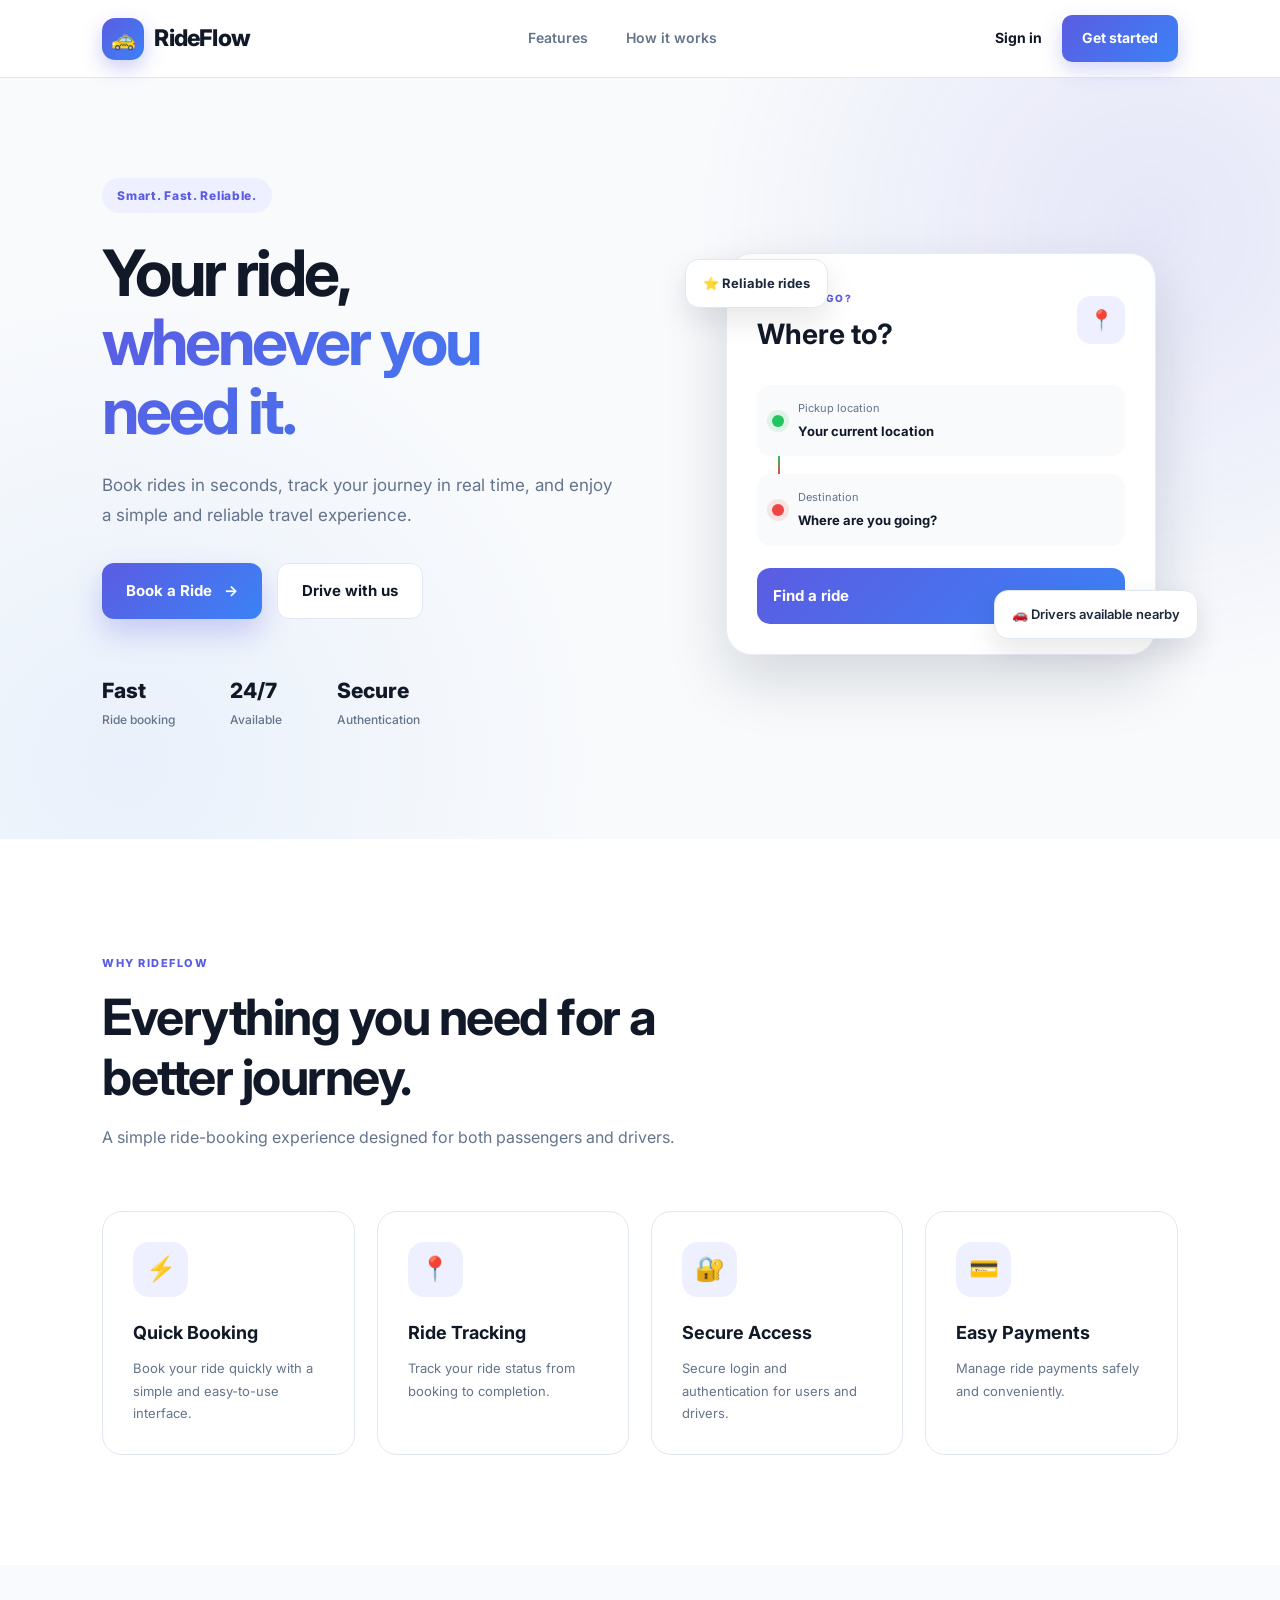
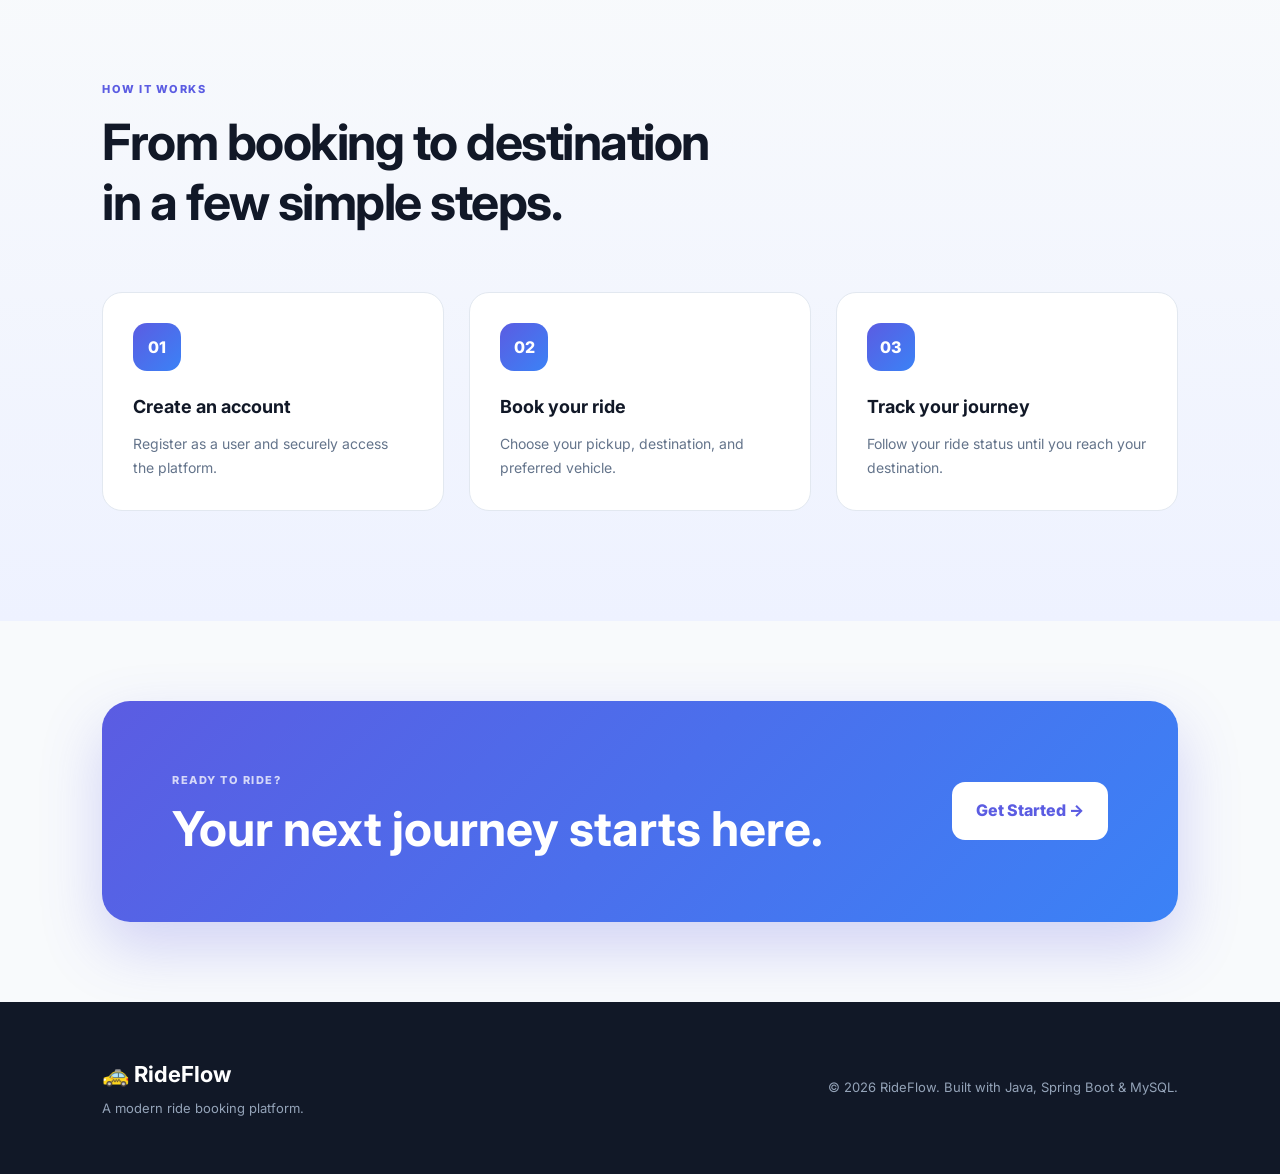
<file: ride-booking-frontend/index.html>
<!DOCTYPE html>
<html lang="en">

<head>
    <meta charset="UTF-8">
    <meta name="viewport" content="width=device-width, initial-scale=1.0">

    <title>RideFlow | Smart Ride Booking</title>

    <link rel="stylesheet" href="css/global.css">
</head>

<body>

<!-- ================= NAVBAR ================= -->

<header class="navbar">

    <a href="index.html" class="brand">
        <span class="brand-icon">🚕</span>
        RideFlow
    </a>

    <nav class="nav-links">
        <a href="#features">Features</a>
        <a href="#how-it-works">How it works</a>
    </nav>

    <div class="nav-actions">
        <a href="pages/auth/user/user-login.html" class="login-link">
            Sign in
        </a>

        <a href="pages/auth/user/user-register.html" class="nav-button">
            Get started
        </a>
    </div>

</header>


<!-- ================= HERO ================= -->

<main>

    <section class="hero">

        <div class="hero-content">

            <div class="hero-badge">
                Smart. Fast. Reliable.
            </div>

            <h1>
                Your ride,
                <span>whenever you need it.</span>
            </h1>

            <p>
                Book rides in seconds, track your journey in real time,
                and enjoy a simple and reliable travel experience.
            </p>

            <div class="hero-buttons">

                <a href="pages/auth/user/user-register.html"
                   class="primary-button">
                    Book a Ride
                    <span>→</span>
                </a>

                <a href="pages/auth/driver/driver-register.html"
                   class="secondary-button">
                    Drive with us
                </a>

            </div>

            <div class="hero-stats">

                <div>
                    <strong>Fast</strong>
                    <span>Ride booking</span>
                </div>

                <div>
                    <strong>24/7</strong>
                    <span>Available</span>
                </div>

                <div>
                    <strong>Secure</strong>
                    <span>Authentication</span>
                </div>

            </div>

        </div>


        <!-- Ride Booking Card -->

        <div class="hero-visual">

            <div class="booking-card">

                <div class="booking-card-header">
                    <div>
                        <span class="small-label">READY TO GO?</span>
                        <h2>Where to?</h2>
                    </div>

                    <div class="location-icon">
                        📍
                    </div>
                </div>

                <div class="location-box">

                    <div class="location-point pickup"></div>

                    <div class="location-details">
                        <span>Pickup location</span>
                        <strong>Your current location</strong>
                    </div>

                </div>

                <div class="route-line"></div>

                <div class="location-box">

                    <div class="location-point destination"></div>

                    <div class="location-details">
                        <span>Destination</span>
                        <strong>Where are you going?</strong>
                    </div>

                </div>

                <button class="find-ride-btn">
                    Find a ride
                    <span>→</span>
                </button>

            </div>

            <div class="floating-card rating-card">
                ⭐ <strong>Reliable rides</strong>
            </div>

            <div class="floating-card driver-card">
                🚗 <span>Drivers available nearby</span>
            </div>

        </div>

    </section>


    <!-- ================= FEATURES ================= -->

    <section class="features-section" id="features">

        <div class="section-heading">

            <span class="section-tag">WHY RIDEFLOW</span>

            <h2>
                Everything you need
                for a better journey.
            </h2>

            <p>
                A simple ride-booking experience designed for both passengers and drivers.
            </p>

        </div>


        <div class="features-grid">

            <div class="feature-card">

                <div class="feature-icon">⚡</div>

                <h3>Quick Booking</h3>

                <p>
                    Book your ride quickly with a simple and easy-to-use interface.
                </p>

            </div>


            <div class="feature-card">

                <div class="feature-icon">📍</div>

                <h3>Ride Tracking</h3>

                <p>
                    Track your ride status from booking to completion.
                </p>

            </div>


            <div class="feature-card">

                <div class="feature-icon">🔐</div>

                <h3>Secure Access</h3>

                <p>
                    Secure login and authentication for users and drivers.
                </p>

            </div>


            <div class="feature-card">

                <div class="feature-icon">💳</div>

                <h3>Easy Payments</h3>

                <p>
                    Manage ride payments safely and conveniently.
                </p>

            </div>

        </div>

    </section>


    <!-- ================= HOW IT WORKS ================= -->

    <section class="how-section" id="how-it-works">

        <div class="how-content">

            <span class="section-tag">HOW IT WORKS</span>

            <h2>
                From booking to destination
                in a few simple steps.
            </h2>

        </div>


        <div class="steps">

            <div class="step">

                <span class="step-number">01</span>

                <h3>Create an account</h3>

                <p>Register as a user and securely access the platform.</p>

            </div>


            <div class="step">

                <span class="step-number">02</span>

                <h3>Book your ride</h3>

                <p>Choose your pickup, destination, and preferred vehicle.</p>

            </div>


            <div class="step">

                <span class="step-number">03</span>

                <h3>Track your journey</h3>

                <p>Follow your ride status until you reach your destination.</p>

            </div>

        </div>

    </section>


    <!-- ================= CTA ================= -->

    <section class="cta-section">

        <div>

            <span>READY TO RIDE?</span>

            <h2>
                Your next journey starts here.
            </h2>

        </div>

        <a href="pages/auth/user/user-register.html"
           class="cta-button">
            Get Started →
        </a>

    </section>

</main>


<!-- ================= FOOTER ================= -->

<footer class="footer">

    <div class="footer-brand">

        <h2>🚕 RideFlow</h2>

        <p>
            A modern ride booking platform.
        </p>

    </div>

    <p class="copyright">
        © 2026 RideFlow. Built with Java, Spring Boot & MySQL.
    </p>

</footer>

</body>

</html>
</file>
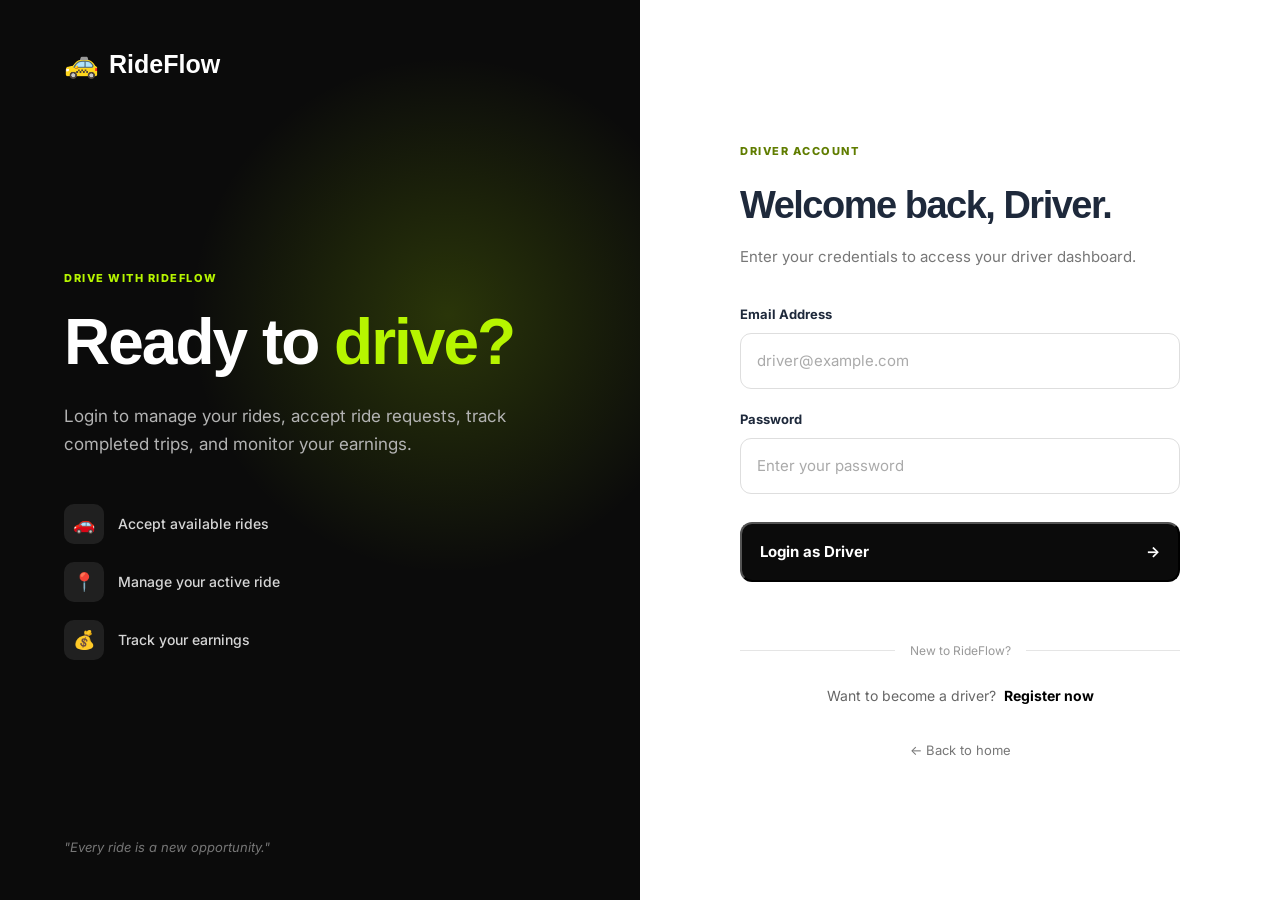
<file: ride-booking-frontend/pages/driver/driver-dashboard.html>
<!DOCTYPE html>
<html lang="en">

<head>
    <meta charset="UTF-8">
    <meta name="viewport" content="width=device-width, initial-scale=1.0">

    <title>Driver Dashboard | RideFlow</title>

    <link rel="stylesheet" href="../../css/global.css">
    <link rel="stylesheet" href="../../css/dashboard.css">
    <link rel="stylesheet" href="../../css/driver.css">
</head>

<body>

<div class="dashboard">

    <!-- Sidebar -->
    <aside class="sidebar">

        <div class="logo">
            🚕 RideFlow
        </div>

        <nav class="nav-menu">

            <button class="nav-item active" data-page="home" type="button">
                🏠 Dashboard
            </button>

            <button class="nav-item" data-page="available-rides" type="button">
                🚖 Available Rides
            </button>

            <button class="nav-item" data-page="current-ride" type="button">
                📍 Current Ride
            </button>

            <button class="nav-item" data-page="ride-history" type="button">
                📋 Ride History
            </button>

            <button class="nav-item" data-page="earnings" type="button">
                💰 Earnings
            </button>

        </nav>

        <button id="logoutBtn" class="logout-btn" type="button">
            Logout
        </button>

    </aside>


    <!-- Main Content -->
    <main class="main-content">

        <header class="dashboard-header">

            <div>
                <p class="dashboard-label">DRIVER PANEL</p>

                <h1 id="pageTitle">
                    Dashboard
                </h1>
            </div>

            <div class="driver-info">

                <span class="status-dot" id="driverStatusDot"></span>
                <span id="driverStatusLabel">ONLINE</span>

                <button id="statusToggleBtn" class="status-toggle-btn" type="button">
                    Go Offline
                </button>

            </div>

        </header>


        <!-- Dynamic Content -->
        <section id="content">

            <!-- Content loaded dynamically -->

        </section>

    </main>

</div>


<!-- Foundation -->
<script src="../../js/config.js"></script>
<script src="../../js/utils/storage.js"></script>
<script src="../../js/utils/auth-guard.js"></script>
<script src="../../js/utils/ui.js"></script>
<script src="../../js/utils/driver-profile.js"></script>
<script src="../../js/utils/route-map.js"></script>

<!-- API -->
<script src="../../js/api/api-client.js"></script>
<script src="../../js/api/driver-api.js"></script>
<script src="../../js/api/ride-api.js"></script>

<!-- Driver Pages -->
<script src="../../js/driver/available-rides.js"></script>
<script src="../../js/driver/current-ride.js"></script>
<script src="../../js/driver/ride-history.js"></script>
<script src="../../js/driver/earnings.js"></script>

<!-- Driver Logic -->
<script src="../../js/driver/dashboard.js"></script>

<!-- Logout -->
<script src="../../js/auth/driver/driver-logout.js"></script>

</body>
</html>
</file>
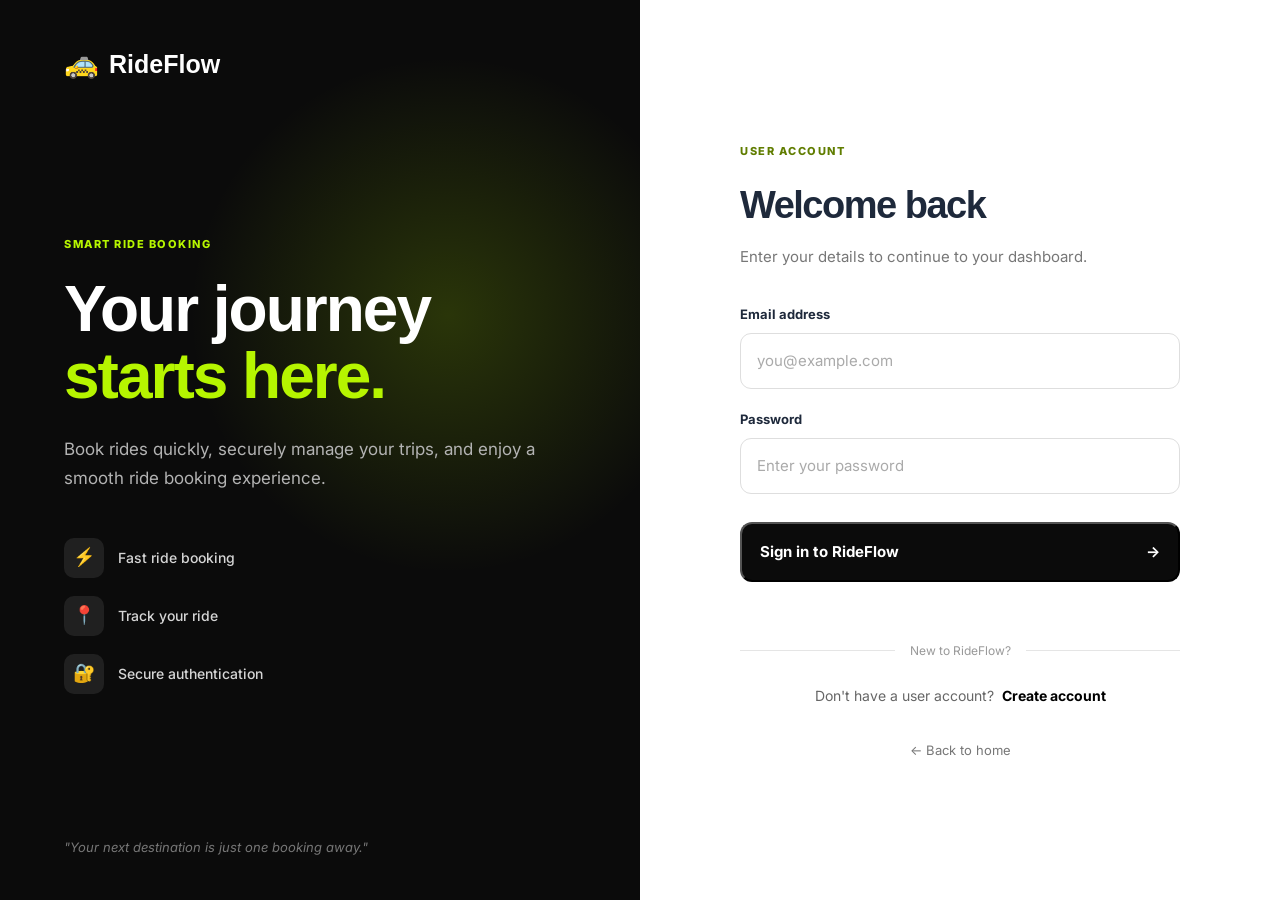
<file: ride-booking-frontend/pages/user/user-dashboard.html>
<!DOCTYPE html>
<html lang="en">

<head>
    <meta charset="UTF-8">
    <meta name="viewport" content="width=device-width, initial-scale=1.0">

    <title>RideFlow | Dashboard</title>

    <link rel="stylesheet" href="../../css/global.css">
    <link rel="stylesheet" href="../../css/dashboard.css">
    <link rel="stylesheet" href="../../css/user.css">
</head>

<body>

<div class="app-layout">

    <!-- ================= DESKTOP SIDEBAR ================= -->
    <aside class="side-nav">

        <a href="../../index.html" class="side-nav-brand">
            <span class="brand-icon">🚕</span>
            <span>RideFlow</span>
        </a>

        <span class="side-nav-label">RIDE</span>

        <div class="side-nav-links">
            <button class="side-nav-item side-nav-book active" data-page="home" type="button">
                <span class="side-nav-icon">🚕</span>
                <span>Book a Ride</span>
            </button>

            <div class="side-nav-divider"></div>

            <button class="side-nav-item" data-page="home" type="button">
                <span class="side-nav-icon">🏠</span>
                <span>Dashboard</span>
            </button>

            <button class="side-nav-item" data-page="ride-history" type="button">
                <span class="side-nav-icon">🧾</span>
                <span>Activity</span>
            </button>

            <button class="side-nav-item" data-page="profile" type="button">
                <span class="side-nav-icon">👤</span>
                <span>Profile</span>
            </button>
        </div>

        <div class="side-nav-user">
            <div class="side-nav-user-avatar" id="sideNavUserInitial">U</div>
            <div class="side-nav-user-info">
                <span>Signed in as</span>
                <strong id="sideNavUserName">User</strong>
            </div>
        </div>
    </aside>

    <!-- ================= HEADER ================= -->

    <header class="app-header">

        <a href="../../index.html" class="app-brand">
            <span class="brand-icon">🚕</span>
            <span>RideFlow</span>
        </a>

        <div class="header-profile">

            <div class="profile-text">
                <span class="profile-label">Welcome back</span>
                <strong id="headerUserName">User</strong>
            </div>

            <div class="profile-avatar">
                <span id="headerUserInitial">U</span>
            </div>

        </div>

    </header>


    <!-- ================= MAIN CONTENT ================= -->

    <main id="content" class="app-content">

        <!-- Dynamic content will be rendered here -->

    </main>


    <!-- ================= BOTTOM NAVIGATION ================= -->

    <nav class="bottom-nav">

        <button class="bottom-nav-item active" data-page="home" type="button">
            <span class="nav-icon">🏠</span>
            <span>Home</span>
        </button>

        <button class="bottom-nav-item" data-page="ride-history" type="button">
            <span class="nav-icon">🧾</span>
            <span>Activity</span>
        </button>

        <button class="bottom-nav-item" data-page="profile" type="button">
            <span class="nav-icon">👤</span>
            <span>Profile</span>
        </button>

    </nav>

</div>


<!-- ================= CONFIG ================= -->

<script src="../../js/config.js"></script>


<!-- ================= UTILITIES ================= -->

<script src="../../js/utils/storage.js"></script>
<script src="../../js/utils/auth-guard.js"></script>
<script src="../../js/utils/ride-state.js"></script>
<script src="../../js/utils/ui.js"></script>
<script src="../../js/utils/driver-profile.js"></script>
<script src="../../js/utils/route-map.js"></script>


<!-- ================= API ================= -->

<script src="../../js/api/api-client.js"></script>
<script src="../../js/api/user-api.js"></script>
<script src="../../js/api/ride-api.js"></script>
<script src="../../js/api/payment-api.js"></script>


<!-- ================= USER PAGES ================= -->

<script src="../../js/user/home.js"></script>
<script src="../../js/user/vehicle-selection.js"></script>
<script src="../../js/user/confirm-ride.js"></script>
<script src="../../js/user/current-ride.js"></script>
<script src="../../js/user/ride-history.js"></script>
<script src="../../js/user/payment.js"></script>
<script src="../../js/user/profile.js"></script>


<!-- ================= MAIN CONTROLLER ================= -->

<script src="../../js/user/dashboard.js"></script>

</body>

</html>
</file>
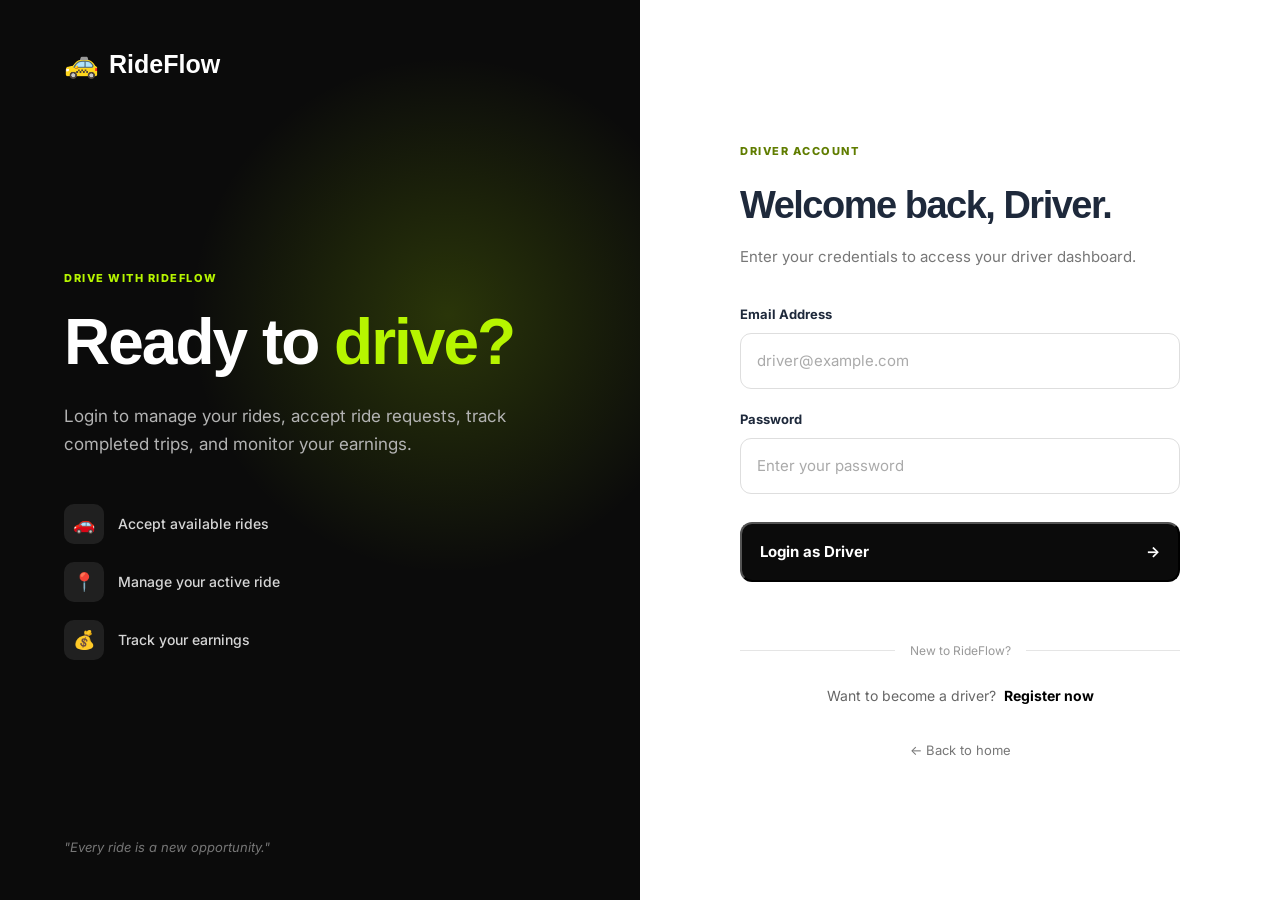
<file: ride-booking-frontend/pages/auth/driver/driver-login.html>
<!DOCTYPE html>
<html lang="en">

<head>
    <meta charset="UTF-8">
    <meta name="viewport" content="width=device-width, initial-scale=1.0">

    <title>Driver Login | RideFlow</title>

    <link rel="stylesheet" href="../../../css/global.css">
    <link rel="stylesheet" href="../../../css/auth.css">
</head>

<body>

<div class="auth-page">

    <!-- LEFT BRAND SECTION -->
    <section class="auth-brand-section">

        <a href="../../../index.html" class="auth-brand">
            <span>🚕</span>
            RideFlow
        </a>

        <div class="auth-brand-content">

            <span class="auth-tag">
                DRIVE WITH RIDEFLOW
            </span>

            <h1>
                Ready to
                <span>drive?</span>
            </h1>

            <p>
                Login to manage your rides, accept ride requests,
                track completed trips, and monitor your earnings.
            </p>

            <div class="auth-features">

                <div class="auth-feature">
                    <span>🚗</span>
                    <p>Accept available rides</p>
                </div>

                <div class="auth-feature">
                    <span>📍</span>
                    <p>Manage your active ride</p>
                </div>

                <div class="auth-feature">
                    <span>💰</span>
                    <p>Track your earnings</p>
                </div>

            </div>

        </div>

        <div class="auth-quote">
            "Every ride is a new opportunity."
        </div>

    </section>


    <!-- LOGIN FORM -->
    <section class="auth-form-section">

        <div class="auth-form-wrapper">

            <a href="../../../index.html" class="mobile-brand">
                🚕 RideFlow
            </a>

            <div class="form-heading">

                <span class="form-tag">
                    DRIVER ACCOUNT
                </span>

                <h2>Welcome back, Driver.</h2>

                <p>
                    Enter your credentials to access your driver dashboard.
                </p>

            </div>


            <form id="driverLoginForm" class="modern-auth-form">

                <div class="input-group">

                    <label for="email">
                        Email Address
                    </label>

                    <input
                            type="email"
                            id="email"
                            placeholder="driver@example.com"
                            required
                    >

                </div>


                <div class="input-group">

                    <label for="password">
                        Password
                    </label>

                    <input
                            type="password"
                            id="password"
                            placeholder="Enter your password"
                            required
                    >

                </div>


                <button type="submit" class="auth-submit-btn">
                    Login as Driver
                    <span>→</span>
                </button>

            </form>


            <p id="message" class="auth-message"></p>


            <div class="auth-divider">
                <span>New to RideFlow?</span>
            </div>


            <p class="auth-switch">

                Want to become a driver?

                <a href="driver-register.html">
                    Register now
                </a>

            </p>


            <div class="auth-back">

                <a href="../../../index.html">
                    ← Back to home
                </a>

            </div>

        </div>

    </section>

</div>


<!-- Foundation -->
<script src="../../../js/config.js"></script>
<script src="../../../js/utils/storage.js"></script>

<!-- API -->
<script src="../../../js/api/api-client.js"></script>
<script src="../../../js/api/driver-api.js"></script>

<!-- Login Logic -->
<script src="../../../js/auth/driver/driver-login.js"></script>

</body>

</html>
</file>
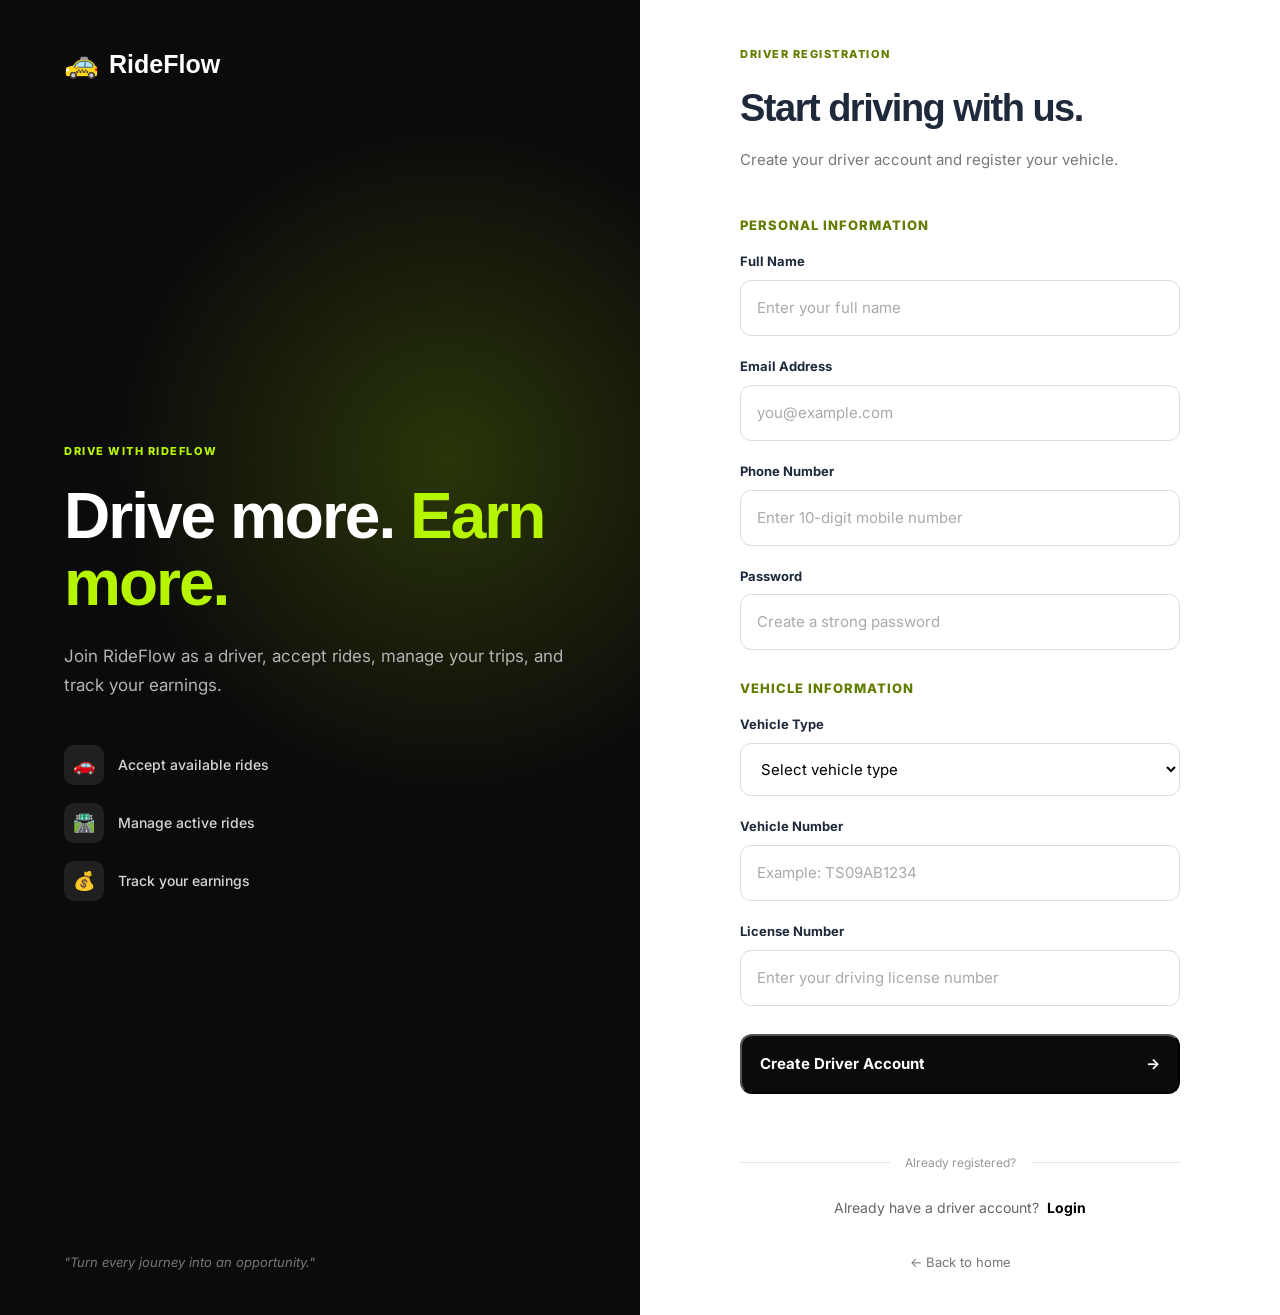
<file: ride-booking-frontend/pages/auth/driver/driver-register.html>
<!DOCTYPE html>
<html lang="en">

<head>
    <meta charset="UTF-8">
    <meta name="viewport" content="width=device-width, initial-scale=1.0">

    <title>Become a Driver | RideFlow</title>

    <link rel="stylesheet" href="../../../css/global.css">
    <link rel="stylesheet" href="../../../css/auth.css">
</head>

<body>

<div class="auth-page">

    <!-- LEFT SIDE -->
    <section class="auth-brand-section">

        <a href="../../../index.html" class="auth-brand">
            <span>🚕</span>
            RideFlow
        </a>

        <div class="auth-brand-content">

            <span class="auth-tag">
                DRIVE WITH RIDEFLOW
            </span>

            <h1>
                Drive more.
                <span>Earn more.</span>
            </h1>

            <p>
                Join RideFlow as a driver, accept rides,
                manage your trips, and track your earnings.
            </p>

            <div class="auth-features">

                <div class="auth-feature">
                    <span>🚗</span>
                    <p>Accept available rides</p>
                </div>

                <div class="auth-feature">
                    <span>🛣️</span>
                    <p>Manage active rides</p>
                </div>

                <div class="auth-feature">
                    <span>💰</span>
                    <p>Track your earnings</p>
                </div>

            </div>

        </div>

        <div class="auth-quote">
            "Turn every journey into an opportunity."
        </div>

    </section>


    <!-- RIGHT SIDE -->
    <section class="auth-form-section">

        <div class="auth-form-wrapper">

            <a href="../../../index.html" class="mobile-brand">
                🚕 RideFlow
            </a>

            <div class="form-heading">

                <span class="form-tag">
                    DRIVER REGISTRATION
                </span>

                <h2>Start driving with us.</h2>

                <p>
                    Create your driver account and register your vehicle.
                </p>

            </div>


            <form id="driverRegisterForm" class="modern-auth-form">

                <!-- Personal Information -->

                <div class="form-section-title">
                    Personal Information
                </div>


                <div class="input-group">
                    <label for="name">Full Name</label>

                    <input
                            type="text"
                            id="name"
                            placeholder="Enter your full name"
                            required
                    >
                </div>


                <div class="input-group">
                    <label for="email">Email Address</label>

                    <input
                            type="email"
                            id="email"
                            placeholder="you@example.com"
                            required
                    >
                </div>


                <div class="input-group">
                    <label for="phoneNumber">Phone Number</label>

                    <input
                            type="tel"
                            id="phoneNumber"
                            placeholder="Enter 10-digit mobile number"
                            required
                    >
                </div>


                <div class="input-group">
                    <label for="password">Password</label>

                    <input
                            type="password"
                            id="password"
                            placeholder="Create a strong password"
                            required
                    >
                </div>


                <!-- Vehicle Information -->

                <div class="form-section-title">
                    Vehicle Information
                </div>


                <div class="input-group">
                    <label for="vehicleType">Vehicle Type</label>

                    <select id="vehicleType" required>
                        <option value="">Select vehicle type</option>
                        <option value="BIKE">Bike</option>
                        <option value="AUTO">Auto</option>
                        <option value="MINI">Mini</option>
                        <option value="SEDAN">Sedan</option>
                    </select>
                </div>


                <div class="input-group">
                    <label for="vehicleNumber">Vehicle Number</label>

                    <input
                            type="text"
                            id="vehicleNumber"
                            placeholder="Example: TS09AB1234"
                            required
                    >
                </div>


                <div class="input-group">
                    <label for="licenseNumber">License Number</label>

                    <input
                            type="text"
                            id="licenseNumber"
                            placeholder="Enter your driving license number"
                            required
                    >
                </div>


                <button type="submit" class="auth-submit-btn">
                    Create Driver Account
                    <span>→</span>
                </button>

            </form>


            <p id="message" class="auth-message"></p>


            <div class="auth-divider">
                <span>Already registered?</span>
            </div>


            <p class="auth-switch">
                Already have a driver account?

                <a href="driver-login.html">
                    Login
                </a>
            </p>


            <div class="auth-back">
                <a href="../../../index.html">
                    ← Back to home
                </a>
            </div>

        </div>

    </section>

</div>


<!-- Foundation -->
<script src="../../../js/config.js"></script>
<script src="../../../js/utils/storage.js"></script>

<!-- API -->
<script src="../../../js/api/api-client.js"></script>
<script src="../../../js/api/driver-api.js"></script>

<!-- Registration Logic -->
<script src="../../../js/auth/driver/driver-register.js"></script>

</body>
</html>
</file>
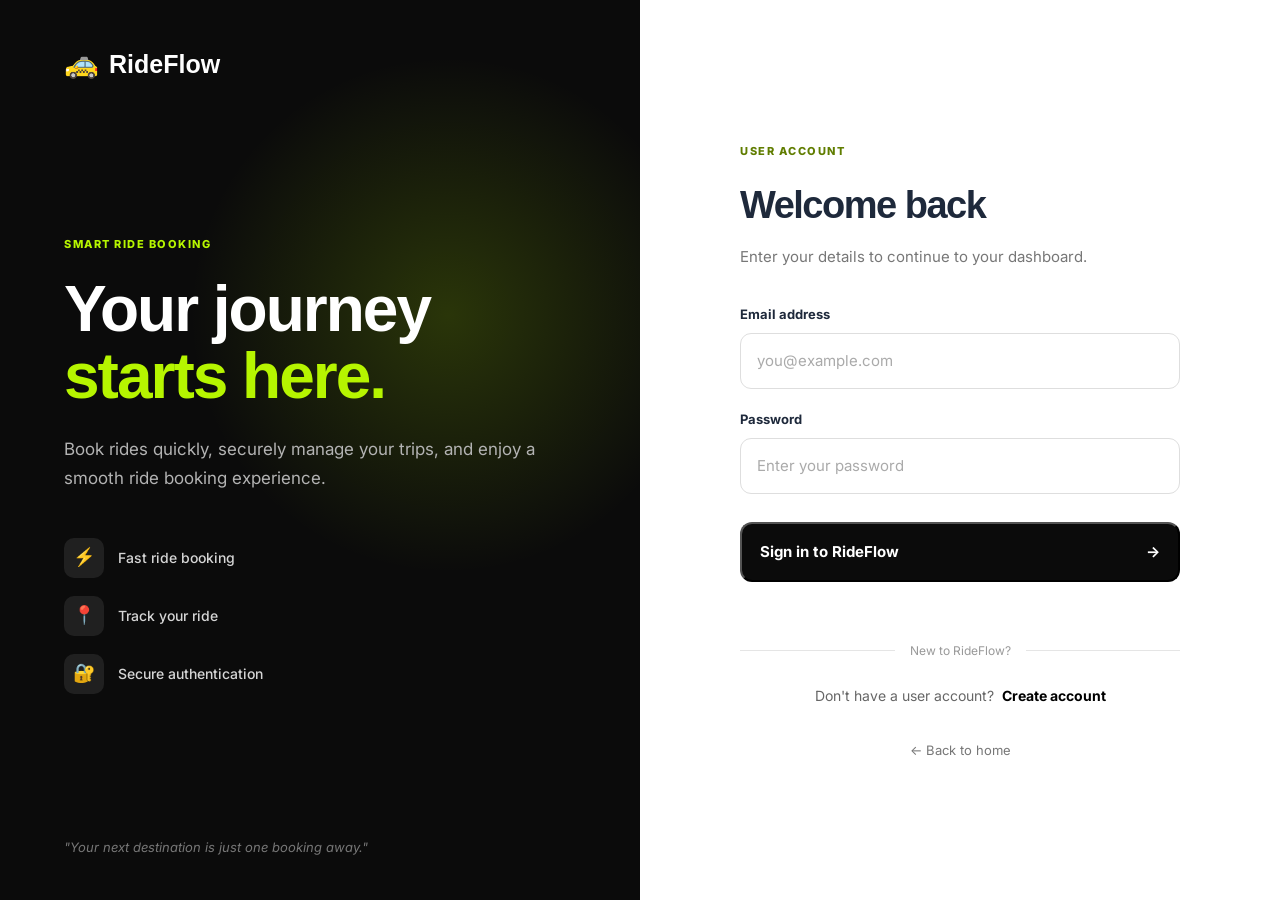
<file: ride-booking-frontend/pages/auth/user/user-login.html>
<!DOCTYPE html>
<html lang="en">

<head>
    <meta charset="UTF-8">
    <meta name="viewport" content="width=device-width, initial-scale=1.0">

    <title>User Login | RideFlow</title>

    <link rel="stylesheet" href="../../../css/global.css">
    <link rel="stylesheet" href="../../../css/auth.css">
</head>

<body>

<div class="auth-page">

    <!-- LEFT SIDE -->
    <section class="auth-brand-section">

        <a href="../../../index.html" class="auth-brand">
            <span>🚕</span>
            RideFlow
        </a>

        <div class="auth-brand-content">

            <span class="auth-tag">
                SMART RIDE BOOKING
            </span>

            <h1>
                Your journey
                <span>starts here.</span>
            </h1>

            <p>
                Book rides quickly, securely manage your trips,
                and enjoy a smooth ride booking experience.
            </p>

            <div class="auth-features">

                <div class="auth-feature">
                    <span>⚡</span>
                    <p>Fast ride booking</p>
                </div>

                <div class="auth-feature">
                    <span>📍</span>
                    <p>Track your ride</p>
                </div>

                <div class="auth-feature">
                    <span>🔐</span>
                    <p>Secure authentication</p>
                </div>

            </div>

        </div>

        <div class="auth-quote">
            "Your next destination is just one booking away."
        </div>

    </section>


    <!-- RIGHT SIDE -->
    <section class="auth-form-section">

        <div class="auth-form-wrapper">

            <a href="../../../index.html" class="mobile-brand">
                🚕 RideFlow
            </a>

            <div class="form-heading">

                <span class="form-tag">
                    USER ACCOUNT
                </span>

                <h2>Welcome back</h2>

                <p>
                    Enter your details to continue to your dashboard.
                </p>

            </div>


            <form id="userLoginForm" class="modern-auth-form">

                <div class="input-group">

                    <label for="email">
                        Email address
                    </label>

                    <input
                            type="email"
                            id="email"
                            placeholder="you@example.com"
                            required
                    >

                </div>


                <div class="input-group">

                    <label for="password">
                        Password
                    </label>

                    <input
                            type="password"
                            id="password"
                            placeholder="Enter your password"
                            required
                    >

                </div>


                <button type="submit" class="auth-submit-btn">
                    Sign in to RideFlow
                    <span>→</span>
                </button>

            </form>


            <p id="message" class="auth-message"></p>


            <div class="auth-divider">
                <span>New to RideFlow?</span>
            </div>


            <p class="auth-switch">

                Don't have a user account?

                <a href="user-register.html">
                    Create account
                </a>

            </p>


            <div class="auth-back">
                <a href="../../../index.html">
                    ← Back to home
                </a>
            </div>

        </div>

    </section>

</div>


<!-- Configuration -->
<script src="../../../js/config.js"></script>

<!-- Utilities -->
<script src="../../../js/utils/storage.js"></script>

<!-- API -->
<script src="../../../js/api/api-client.js"></script>
<script src="../../../js/api/user-api.js"></script>

<!-- Login Logic -->
<script src="../../../js/auth/user/user-login.js"></script>

</body>
</html>
</file>
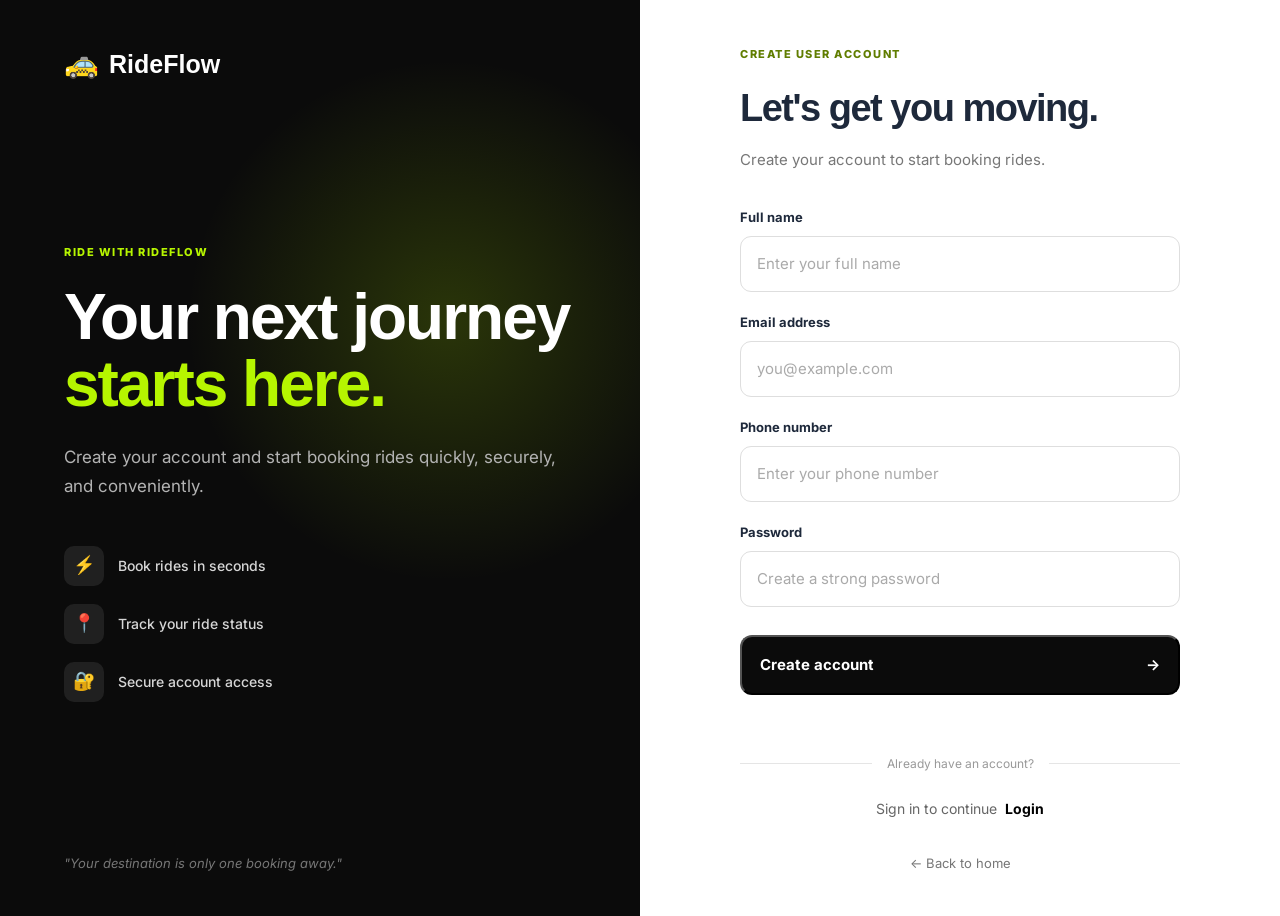
<file: ride-booking-frontend/pages/auth/user/user-register.html>
<!DOCTYPE html>
<html lang="en">

<head>
    <meta charset="UTF-8">
    <meta name="viewport" content="width=device-width, initial-scale=1.0">

    <title>Create User Account | RideFlow</title>

    <link rel="stylesheet" href="../../../css/global.css">
    <link rel="stylesheet" href="../../../css/auth.css">
</head>

<body>

<div class="auth-page">

    <!-- LEFT BRAND SECTION -->
    <section class="auth-brand-section">

        <a href="../../../index.html" class="auth-brand">
            <span>🚕</span>
            RideFlow
        </a>

        <div class="auth-brand-content">

            <span class="auth-tag">
                RIDE WITH RIDEFLOW
            </span>

            <h1>
                Your next journey
                <span>starts here.</span>
            </h1>

            <p>
                Create your account and start booking rides quickly,
                securely, and conveniently.
            </p>

            <div class="auth-features">

                <div class="auth-feature">
                    <span>⚡</span>
                    <p>Book rides in seconds</p>
                </div>

                <div class="auth-feature">
                    <span>📍</span>
                    <p>Track your ride status</p>
                </div>

                <div class="auth-feature">
                    <span>🔐</span>
                    <p>Secure account access</p>
                </div>

            </div>

        </div>

        <div class="auth-quote">
            "Your destination is only one booking away."
        </div>

    </section>


    <!-- RIGHT FORM SECTION -->
    <section class="auth-form-section">

        <div class="auth-form-wrapper">

            <a href="../../../index.html" class="mobile-brand">
                🚕 RideFlow
            </a>

            <div class="form-heading">

                <span class="form-tag">
                    CREATE USER ACCOUNT
                </span>

                <h2>Let's get you moving.</h2>

                <p>
                    Create your account to start booking rides.
                </p>

            </div>


            <form id="userRegisterForm" class="modern-auth-form">

                <div class="input-group">

                    <label for="name">Full name</label>

                    <input
                            type="text"
                            id="name"
                            placeholder="Enter your full name"
                            required
                    >

                </div>


                <div class="input-group">

                    <label for="email">Email address</label>

                    <input
                            type="email"
                            id="email"
                            placeholder="you@example.com"
                            required
                    >

                </div>


                <div class="input-group">

                    <label for="phoneNumber">Phone number</label>

                    <input
                            type="tel"
                            id="phoneNumber"
                            placeholder="Enter your phone number"
                            required
                    >

                </div>


                <div class="input-group">

                    <label for="password">Password</label>

                    <input
                            type="password"
                            id="password"
                            placeholder="Create a strong password"
                            required
                    >

                </div>


                <button type="submit" class="auth-submit-btn">
                    Create account
                    <span>→</span>
                </button>

            </form>


            <p id="message" class="auth-message"></p>


            <div class="auth-divider">
                <span>Already have an account?</span>
            </div>


            <p class="auth-switch">

                Sign in to continue

                <a href="user-login.html">
                    Login
                </a>

            </p>


            <div class="auth-back">
                <a href="../../../index.html">
                    ← Back to home
                </a>
            </div>

        </div>

    </section>

</div>


<!-- Foundation -->
<script src="../../../js/config.js"></script>
<script src="../../../js/utils/storage.js"></script>

<!-- API -->
<script src="../../../js/api/api-client.js"></script>
<script src="../../../js/api/user-api.js"></script>

<!-- Registration Logic -->
<script src="../../../js/auth/user/user-register.js"></script>

</body>
</html>
</file>
<file: ride-booking-frontend/css/global.css>
/* =====================================================
   RIDEFLOW - GLOBAL DESIGN SYSTEM
===================================================== */

@import url('https://fonts.googleapis.com/css2?family=Inter:wght@400;500;600;700;800&display=swap');


/* ================= ROOT COLORS ================= */

:root {

    --primary: #5B5CE2;
    --primary-dark: #4849C7;
    --primary-light: #EEF0FF;

    --secondary: #3B82F6;

    --success: #22C55E;
    --danger: #EF4444;
    --warning: #F59E0B;

    --dark: #111827;
    --dark-light: #1F2937;

    --text: #1E293B;
    --text-light: #64748B;

    --white: #FFFFFF;

    --background: #F8FAFC;
    --surface: #FFFFFF;

    --border: #E2E8F0;

    --shadow-sm:
        0 4px 12px rgba(15, 23, 42, 0.06);

    --shadow-md:
        0 12px 30px rgba(15, 23, 42, 0.10);

    --shadow-lg:
        0 25px 60px rgba(15, 23, 42, 0.15);

    --radius-sm: 10px;
    --radius-md: 16px;
    --radius-lg: 24px;
}


/* ================= RESET ================= */

* {
    margin: 0;
    padding: 0;
    box-sizing: border-box;
}


html {
    scroll-behavior: smooth;
}


body {

    font-family:
        "Inter",
        sans-serif;

    background: var(--background);

    color: var(--text);

    line-height: 1.6;

    overflow-x: hidden;
}


a {
    color: inherit;
    text-decoration: none;
}


button,
input,
select,
textarea {
    font: inherit;
}


/* =====================================================
   NAVBAR
===================================================== */

.navbar {

    height: 78px;

    padding: 0 8%;

    display: flex;

    align-items: center;

    justify-content: space-between;

    background:
        rgba(255, 255, 255, 0.92);

    backdrop-filter:
        blur(15px);

    border-bottom:
        1px solid var(--border);

    position: sticky;

    top: 0;

    z-index: 1000;
}


/* BRAND */

.brand {

    display: flex;

    align-items: center;

    gap: 10px;

    font-size: 23px;

    font-weight: 800;

    color: var(--dark);

    letter-spacing: -0.8px;
}


.brand-icon {

    width: 42px;

    height: 42px;

    display: inline-flex;

    align-items: center;

    justify-content: center;

    background:
        linear-gradient(
            135deg,
            var(--primary),
            var(--secondary)
        );

    border-radius: 13px;

    box-shadow:
        0 8px 20px
        rgba(91, 92, 226, 0.30);

    font-size: 20px;
}


/* NAV LINKS */

.nav-links {

    display: flex;

    align-items: center;

    gap: 38px;
}


.nav-links a {

    color: var(--text-light);

    font-size: 14px;

    font-weight: 600;

    position: relative;

    transition: 0.25s ease;
}


.nav-links a:hover {

    color: var(--primary);
}


.nav-links a::after {

    content: "";

    position: absolute;

    left: 0;

    bottom: -8px;

    width: 0;

    height: 2px;

    background: var(--primary);

    border-radius: 10px;

    transition: 0.25s ease;
}


.nav-links a:hover::after {

    width: 100%;
}


/* NAV ACTIONS */

.nav-actions {

    display: flex;

    align-items: center;

    gap: 20px;
}


.login-link {

    font-size: 14px;

    font-weight: 700;

    color: var(--dark);

    transition: 0.2s;
}


.login-link:hover {

    color: var(--primary);
}


.nav-button {

    padding: 12px 20px;

    border-radius: 10px;

    color: var(--white);

    background:
        linear-gradient(
            135deg,
            var(--primary),
            var(--secondary)
        );

    font-size: 14px;

    font-weight: 700;

    box-shadow:
        0 8px 20px
        rgba(91, 92, 226, 0.25);

    transition: 0.25s ease;
}


.nav-button:hover {

    transform:
        translateY(-2px);

    box-shadow:
        0 14px 28px
        rgba(91, 92, 226, 0.35);
}


/* =====================================================
   HERO
===================================================== */

.hero {

    min-height: 680px;

    padding:
        100px 8%
        110px;

    display: grid;

    grid-template-columns:
        1.05fr
        0.95fr;

    align-items: center;

    gap: 80px;

    background:

        radial-gradient(
            circle at 90% 20%,
            rgba(91, 92, 226, 0.12),
            transparent 35%
        ),

        radial-gradient(
            circle at 10% 90%,
            rgba(59, 130, 246, 0.08),
            transparent 35%
        );
}


/* HERO CONTENT */

.hero-badge {

    display: inline-block;

    padding:
        8px 15px;

    background: var(--primary-light);

    color: var(--primary);

    border-radius: 50px;

    font-size: 12px;

    font-weight: 800;

    letter-spacing: 0.7px;

    margin-bottom: 25px;
}


.hero h1 {

    max-width: 700px;

    font-size:
        clamp(
            46px,
            5vw,
            72px
        );

    line-height: 1.08;

    letter-spacing: -3px;

    color: var(--dark);

    margin-bottom: 24px;
}


.hero h1 span {

    display: block;

    background:
        linear-gradient(
            135deg,
            var(--primary),
            var(--secondary)
        );

    -webkit-background-clip: text;

    -webkit-text-fill-color: transparent;
}


.hero-content > p {

    max-width: 600px;

    color: var(--text-light);

    font-size: 17px;

    line-height: 1.8;

    margin-bottom: 32px;
}


/* HERO BUTTONS */

.hero-buttons {

    display: flex;

    gap: 15px;

    margin-bottom: 55px;
}


.primary-button,
.secondary-button {

    display: inline-flex;

    align-items: center;

    justify-content: center;

    gap: 12px;

    padding:
        15px 24px;

    border-radius: 12px;

    font-size: 15px;

    font-weight: 700;

    transition: 0.25s ease;
}


.primary-button {

    color: white;

    background:
        linear-gradient(
            135deg,
            var(--primary),
            var(--secondary)
        );

    box-shadow:
        0 14px 30px
        rgba(91, 92, 226, 0.28);
}


.primary-button:hover {

    transform:
        translateY(-3px);

    box-shadow:
        0 20px 40px
        rgba(91, 92, 226, 0.38);
}


.secondary-button {

    background: white;

    color: var(--dark);

    border:
        1px solid var(--border);
}


.secondary-button:hover {

    border-color: var(--primary);

    color: var(--primary);

    transform:
        translateY(-3px);
}


/* HERO STATS */

.hero-stats {

    display: flex;

    gap: 55px;
}


.hero-stats div {

    display: flex;

    flex-direction: column;

    gap: 3px;
}


.hero-stats strong {

    font-size: 21px;

    color: var(--dark);

    font-weight: 800;
}


.hero-stats span {

    color: var(--text-light);

    font-size: 12px;

    font-weight: 500;
}


/* =====================================================
   HERO VISUAL
===================================================== */

.hero-visual {

    min-height: 480px;

    position: relative;

    display: flex;

    align-items: center;

    justify-content: center;
}


/* BOOKING CARD */

.booking-card {

    width: 100%;

    max-width: 430px;

    padding: 30px;

    background:
        rgba(255, 255, 255, 0.96);

    border:
        1px solid
        rgba(226, 232, 240, 0.8);

    border-radius: 26px;

    box-shadow: var(--shadow-lg);

    position: relative;

    z-index: 2;
}


.booking-card-header {

    display: flex;

    align-items: center;

    justify-content: space-between;

    margin-bottom: 28px;
}


.small-label {

    font-size: 10px;

    letter-spacing: 1.5px;

    font-weight: 800;

    color: var(--primary);
}


.booking-card h2 {

    font-size: 28px;

    color: var(--dark);

    margin-top: 3px;
}


.location-icon {

    width: 48px;

    height: 48px;

    display: flex;

    align-items: center;

    justify-content: center;

    border-radius: 14px;

    background: var(--primary-light);

    font-size: 20px;
}


/* LOCATION BOX */

.location-box {

    display: flex;

    align-items: center;

    gap: 14px;

    padding: 15px;

    border-radius: 14px;

    background: #F8FAFC;
}


.location-point {

    width: 12px;

    height: 12px;

    border-radius: 50%;

    flex-shrink: 0;
}


.pickup {

    background: var(--success);

    box-shadow:
        0 0 0 5px
        rgba(34, 197, 94, 0.12);
}


.destination {

    background: var(--danger);

    box-shadow:
        0 0 0 5px
        rgba(239, 68, 68, 0.12);
}


.location-details {

    display: flex;

    flex-direction: column;
}


.location-details span {

    font-size: 11px;

    color: var(--text-light);

    margin-bottom: 3px;
}


.location-details strong {

    font-size: 13px;

    color: var(--dark);
}


.route-line {

    width: 2px;

    height: 18px;

    margin-left: 21px;

    background:
        linear-gradient(
            var(--success),
            var(--danger)
        );
}


/* FIND RIDE BUTTON */

.find-ride-btn {

    width: 100%;

    margin-top: 22px;

    padding: 16px;

    border: none;

    border-radius: 13px;

    background:
        linear-gradient(
            135deg,
            var(--primary),
            var(--secondary)
        );

    color: white;

    font-weight: 700;

    font-size: 15px;

    display: flex;

    justify-content: space-between;

    align-items: center;

    cursor: pointer;

    transition: 0.25s;
}


.find-ride-btn:hover {

    transform:
        translateY(-2px);

    box-shadow:
        0 15px 30px
        rgba(91, 92, 226, 0.30);
}


/* FLOATING CARDS */

.floating-card {

    position: absolute;

    padding:
        13px 17px;

    background: white;

    border:
        1px solid var(--border);

    border-radius: 14px;

    box-shadow: var(--shadow-md);

    font-size: 13px;

    font-weight: 600;

    z-index: 3;
}


.rating-card {

    top: 45px;

    left: -20px;

    animation:
        floatCard
        4s ease-in-out
        infinite;
}


.driver-card {

    bottom: 55px;

    right: -20px;

    animation:
        floatCard
        4s ease-in-out
        infinite
        1s;
}


@keyframes floatCard {

    0%,
    100% {

        transform:
            translateY(0);

    }

    50% {

        transform:
            translateY(-10px);

    }

}


/* =====================================================
   FEATURES
===================================================== */

.features-section {

    padding:
        110px 8%;

    background: white;
}


.section-heading {

    max-width: 650px;

    margin-bottom: 60px;
}


.section-tag {

    display: inline-block;

    color: var(--primary);

    font-size: 11px;

    font-weight: 800;

    letter-spacing: 1.5px;

    margin-bottom: 14px;
}


.section-heading h2,
.how-content h2 {

    font-size:
        clamp(
            34px,
            4vw,
            50px
        );

    line-height: 1.2;

    letter-spacing: -1.5px;

    color: var(--dark);

    margin-bottom: 18px;
}


.section-heading p {

    color: var(--text-light);

    font-size: 16px;
}


.features-grid {

    display: grid;

    grid-template-columns:
        repeat(4, 1fr);

    gap: 22px;
}


.feature-card {

    padding: 30px;

    border:
        1px solid var(--border);

    border-radius: 20px;

    background: white;

    transition: 0.3s ease;
}


.feature-card:hover {

    transform:
        translateY(-8px);

    border-color:
        rgba(91, 92, 226, 0.35);

    box-shadow: var(--shadow-md);
}


.feature-icon {

    width: 55px;

    height: 55px;

    display: flex;

    align-items: center;

    justify-content: center;

    border-radius: 16px;

    background: var(--primary-light);

    font-size: 24px;

    margin-bottom: 22px;
}


.feature-card h3 {

    font-size: 18px;

    color: var(--dark);

    margin-bottom: 10px;
}


.feature-card p {

    font-size: 13px;

    color: var(--text-light);

    line-height: 1.7;
}


/* =====================================================
   HOW IT WORKS
===================================================== */

.how-section {

    padding:
        110px 8%;

    background:
        linear-gradient(
            180deg,
            #F8FAFC,
            #EEF2FF
        );
}


.how-content {

    max-width: 650px;

    margin-bottom: 60px;
}


.steps {

    display: grid;

    grid-template-columns:
        repeat(3, 1fr);

    gap: 25px;
}


.step {

    padding: 30px;

    background: white;

    border-radius: 20px;

    border:
        1px solid var(--border);

    transition: 0.3s;
}


.step:hover {

    transform:
        translateY(-6px);

    box-shadow: var(--shadow-md);
}


.step-number {

    width: 48px;

    height: 48px;

    display: flex;

    align-items: center;

    justify-content: center;

    border-radius: 14px;

    background:
        linear-gradient(
            135deg,
            var(--primary),
            var(--secondary)
        );

    color: white;

    font-weight: 800;

    margin-bottom: 22px;
}


.step h3 {

    color: var(--dark);

    font-size: 18px;

    margin-bottom: 10px;
}


.step p {

    color: var(--text-light);

    font-size: 14px;

    line-height: 1.7;
}


/* =====================================================
   CTA
===================================================== */

.cta-section {

    margin: 80px 8%;

    padding:
        65px 70px;

    border-radius: 28px;

    display: flex;

    align-items: center;

    justify-content: space-between;

    gap: 30px;

    background:
        linear-gradient(
            135deg,
            #5B5CE2,
            #3B82F6
        );

    box-shadow:
        0 25px 60px
        rgba(91, 92, 226, 0.25);
}


.cta-section span {

    font-size: 11px;

    font-weight: 800;

    letter-spacing: 1.5px;

    color:
        rgba(255, 255, 255, 0.75);
}


.cta-section h2 {

    margin-top: 10px;

    color: white;

    font-size:
        clamp(
            32px,
            4vw,
            48px
        );

    line-height: 1.15;
}


.cta-button {

    padding:
        16px 24px;

    background: white;

    color: var(--primary);

    border-radius: 13px;

    font-weight: 800;

    white-space: nowrap;

    transition: 0.25s;
}


.cta-button:hover {

    transform:
        translateY(-3px);

    box-shadow:
        0 15px 30px
        rgba(0, 0, 0, 0.15);
}


/* =====================================================
   FOOTER
===================================================== */

.footer {

    padding:
        55px 8%;

    background: var(--dark);

    color: white;

    display: flex;

    justify-content: space-between;

    align-items: center;

    gap: 30px;
}


.footer-brand h2 {

    font-size: 22px;

    margin-bottom: 6px;
}


.footer-brand p {

    color: #94A3B8;

    font-size: 13px;
}


.copyright {

    color: #94A3B8;

    font-size: 13px;
}


/* =====================================================
   RESPONSIVE
===================================================== */

@media (max-width: 1000px) {

    .hero {

        grid-template-columns: 1fr;

        gap: 60px;
    }


    .hero-visual {

        min-height: 420px;
    }


    .features-grid {

        grid-template-columns:
            repeat(2, 1fr);
    }


    .steps {

        grid-template-columns: 1fr;
    }

}


@media (max-width: 768px) {

    .navbar {

        padding: 0 20px;
    }


    .nav-links {

        display: none;
    }


    .hero {

        padding:
            70px 20px;
    }


    .features-section,
    .how-section {

        padding:
            80px 20px;
    }


    .hero-stats {

        gap: 25px;

        flex-wrap: wrap;
    }


    .cta-section {

        margin: 40px 20px;

        padding: 45px 30px;

        flex-direction: column;

        align-items: flex-start;
    }


    .footer {

        padding: 45px 20px;

        flex-direction: column;

        align-items: flex-start;
    }

}


@media (max-width: 550px) {

    .nav-actions .login-link {

        display: none;
    }


    .hero h1 {

        letter-spacing: -2px;
    }


    .hero-buttons {

        flex-direction: column;
    }


    .primary-button,
    .secondary-button {

        width: 100%;
    }


    .features-grid {

        grid-template-columns: 1fr;
    }


    .floating-card {

        display: none;
    }


    .booking-card {

        padding: 22px;
    }

}
</file>
<file: ride-booking-frontend/css/dashboard.css>
/* =========================================
   DASHBOARD LAYOUT
========================================= */

.dashboard {
    display: flex;
    min-height: 100vh;
    background: #f5f7fb;
}


/* =========================================
   SIDEBAR
========================================= */

.sidebar {
    width: 280px;
    min-height: 100vh;

    display: flex;
    flex-direction: column;

    background: #172033;

    padding: 28px 16px 20px;

    color: white;
}


/* =========================================
   LOGO
========================================= */

.logo {
    display: flex;
    align-items: center;
    gap: 10px;

    padding: 8px 16px 35px;

    font-size: 24px;
    font-weight: 700;

    color: #ffffff;
}

.logo-icon {
    font-size: 26px;
    line-height: 1;
}


/* =========================================
   NAVIGATION
========================================= */

.sidebar-nav {
    display: flex;
    flex-direction: column;
    gap: 10px;
}


.nav-item {
    width: 100%;

    display: flex;
    align-items: center;

    gap: 14px;

    padding: 18px 20px;

    border: none;
    border-radius: 16px;

    background: transparent;

    color: #b6c0d1;

    font-size: 17px;
    font-weight: 600;

    text-align: left;

    cursor: pointer;

    transition: all 0.2s ease;
}


.nav-item:hover {
    background: #253147;
    color: #ffffff;
}


.nav-item.active {
    background: linear-gradient(
        135deg,
        #4b7bec,
        #2f63c9
    );

    color: #ffffff;

    box-shadow: 0 8px 20px rgba(47, 99, 201, 0.25);
}


.nav-item span {
    width: 24px;

    display: flex;
    justify-content: center;

    font-size: 19px;
}


/* =========================================
   SIDEBAR BOTTOM
========================================= */

.sidebar-bottom {
    margin-top: auto;

    padding-top: 20px;

    border-top: 1px solid rgba(255, 255, 255, 0.08);
}


/* =========================================
   USER PROFILE
========================================= */

.profile-section {
    display: flex;
    align-items: center;

    gap: 12px;

    padding: 14px 12px;

    margin-bottom: 12px;

    border-radius: 14px;

    background: rgba(255, 255, 255, 0.05);
}


.sidebar-avatar {
    width: 46px;
    height: 46px;

    min-width: 46px;

    display: flex;
    align-items: center;
    justify-content: center;

    border-radius: 50%;

    background: linear-gradient(
        135deg,
        #4b7bec,
        #2563eb
    );

    color: white;

    font-size: 18px;
    font-weight: 700;
}


.sidebar-avatar span {
    color: white;
}


/* User details */

.sidebar-user-details {
    display: flex;
    flex-direction: column;

    min-width: 0;

    gap: 2px;
}


.sidebar-user-details strong {
    display: block;

    color: #ffffff;

    font-size: 15px;
    font-weight: 600;

    white-space: nowrap;
    overflow: hidden;
    text-overflow: ellipsis;
}


.sidebar-user-details span {
    display: block;

    color: #94a3b8;

    font-size: 12px;
    font-weight: 500;
}


/* =========================================
   LOGOUT BUTTON
========================================= */

.logout-btn {
    width: 100%;

    display: flex;
    align-items: center;
    justify-content: center;

    gap: 8px;

    padding: 15px 20px;

    border: none;
    border-radius: 14px;

    background: #ef4444;

    color: #ffffff;

    font-size: 16px;
    font-weight: 600;

    cursor: pointer;

    transition: all 0.2s ease;
}


.logout-btn:hover {
    background: #dc2626;

    transform: translateY(-1px);
}


.logout-btn span {
    font-size: 19px;
}


/* =========================================
   MAIN CONTENT
========================================= */

.main-content {
    flex: 1;

    min-width: 0;

    padding: 32px 48px;

    background: #f5f7fb;
}


.dashboard-header {
    padding-bottom: 24px;
    margin-bottom: 30px;

    border-bottom: 1px solid #e2e8f0;
}


.dashboard-header h1 {
    font-size: 30px;
    color: #172033;
}


.dashboard-label {
    margin-bottom: 5px;

    color: #64748b;

    font-size: 12px;
    font-weight: 700;

    letter-spacing: 1.2px;
}


/* =========================================
   RESPONSIVE
========================================= */

@media (max-width: 900px) {

    .sidebar {
        width: 230px;
    }

    .main-content {
        padding: 25px;
    }

}


@media (max-width: 700px) {

    .dashboard {
        flex-direction: column;
    }

    .sidebar {
        width: 100%;
        min-height: auto;
    }

    .sidebar-bottom {
        margin-top: 20px;
    }

    .main-content {
        padding: 20px;
    }

}

/* =========================================
   SHARED DASHBOARD COMPONENTS
   (used by both the user and driver areas)
========================================= */

.muted-note {
    color: var(--text-light, #64748b);
    font-size: 13px;
}


.content-card,
.welcome-card {
    background: var(--surface, #fff);
    border: 1px solid var(--border, #e2e8f0);
    border-radius: var(--radius-lg, 24px);
    padding: 28px;
    box-shadow: var(--shadow-sm, 0 4px 12px rgba(15, 23, 42, 0.06));
}


.welcome-card h2 {
    margin-bottom: 10px;
    font-size: 22px;
}


.welcome-card p {
    color: var(--text-light, #64748b);
    max-width: 520px;
}


.home-shortcut-grid {
    display: grid;
    grid-template-columns: repeat(auto-fit, minmax(150px, 1fr));
    gap: 14px;
    margin-top: 24px;
}


.home-shortcut {
    display: flex;
    flex-direction: column;
    align-items: center;
    gap: 8px;

    padding: 20px 14px;

    border: 1px solid var(--border, #e2e8f0);
    border-radius: 16px;
    background: var(--background, #f8fafc);

    font-size: 24px;
    font-weight: 600;

    cursor: pointer;
    transition: 0.2s ease;
}


.home-shortcut span {
    font-size: 13px;
    color: var(--text, #1e293b);
}


.home-shortcut:hover {
    border-color: var(--primary, #5b5ce2);
    background: var(--primary-light, #eef0ff);
}


/* Status badges used on ride-history rows */

.status-badge {
    display: inline-block;
    margin-top: 4px;

    padding: 3px 10px;
    border-radius: 999px;

    font-size: 11px;
    font-weight: 700;
    letter-spacing: 0.4px;
}


.status-completed { background: #dcfce7; color: #15803d; }
.status-booked { background: #fef9c3; color: #a16207; }
.status-accepted { background: #dbeafe; color: #1d4ed8; }
.status-started { background: #ede9fe; color: #6d28d9; }
.status-cancelled { background: #fee2e2; color: #b91c1c; }


/* History list (rendered on both the rider and driver history pages) */

.history-list {
    display: flex;
    flex-direction: column;
    gap: 12px;
    margin-top: 18px;
}


.history-card {
    display: flex;
    align-items: center;
    gap: 14px;

    padding: 16px;

    background: var(--surface, #fff);
    border: 1px solid var(--border, #e2e8f0);
    border-radius: 16px;
}


.history-card-icon {
    width: 44px;
    height: 44px;
    min-width: 44px;

    display: grid;
    place-items: center;

    border-radius: 12px;
    background: var(--primary-light, #eef0ff);

    font-size: 20px;
}


.history-card-body {
    flex: 1;
    min-width: 0;

    display: flex;
    flex-direction: column;
    gap: 4px;
}


.history-card-body strong {
    font-size: 14px;
    overflow: hidden;
    text-overflow: ellipsis;
    white-space: nowrap;
}


.history-card-fare {
    text-align: right;
    display: flex;
    flex-direction: column;
    align-items: flex-end;
    gap: 2px;
}


/* =========================================
   TOAST
========================================= */

.ui-toast {
    position: fixed;
    left: 50%;
    bottom: 100px;
    transform: translateX(-50%) translateY(20px);

    padding: 12px 20px;
    border-radius: 999px;

    background: #111827;
    color: #fff;

    font-size: 14px;
    font-weight: 600;

    opacity: 0;
    pointer-events: none;

    z-index: 5000;
    transition: all 0.25s ease;
}


.ui-toast.show {
    opacity: 1;
    transform: translateX(-50%) translateY(0);
}


.ui-toast.error {
    background: #b91c1c;
}
</file>
<file: ride-booking-frontend/css/driver.css>
/* =====================================================
   DRIVER DASHBOARD
===================================================== */

.driver-info {
    display: flex;
    align-items: center;
    gap: 10px;

    font-size: 13px;
    font-weight: 700;
    color: var(--text-light, #64748b);
    letter-spacing: 0.4px;
}


.status-dot {
    width: 10px;
    height: 10px;
    border-radius: 50%;
    background: #94a3b8;
}


.status-dot.online {
    background: var(--success, #22c55e);
    box-shadow: 0 0 0 4px rgba(34, 197, 94, 0.15);
}


.status-dot.offline {
    background: var(--text-light, #94a3b8);
}


.status-toggle-btn {
    padding: 8px 16px;

    border: 1px solid var(--border, #e2e8f0);
    border-radius: 999px;
    background: var(--surface, #fff);

    font-size: 13px;
    font-weight: 700;
    color: var(--text, #1e293b);

    cursor: pointer;
    transition: 0.2s ease;
}


.status-toggle-btn:hover {
    border-color: var(--primary, #5b5ce2);
    color: var(--primary, #5b5ce2);
}


/* =========================================
   RIDE REQUEST / CURRENT RIDE CARD
========================================= */

.ride-request-card {
    display: flex;
    align-items: center;
    gap: 16px;

    margin-top: 18px;
    padding: 20px;

    background: var(--background, #f8fafc);
    border: 1px solid var(--border, #e2e8f0);
    border-radius: 18px;
}


.ride-request-icon {
    width: 52px;
    height: 52px;
    min-width: 52px;

    display: grid;
    place-items: center;

    font-size: 24px;

    background: var(--primary-light, #eef0ff);
    border-radius: 14px;
}


.ride-request-details {
    flex: 1;
    min-width: 0;

    display: flex;
    flex-direction: column;
    gap: 4px;
}


.ride-request-details strong {
    font-size: 15px;
    overflow: hidden;
    text-overflow: ellipsis;
    white-space: nowrap;
}


.primary-action-btn {
    padding: 12px 22px;

    border: none;
    border-radius: 12px;

    background: linear-gradient(135deg, #4b7bec, #2f63c9);
    color: #fff;

    font-size: 14px;
    font-weight: 700;

    cursor: pointer;
    white-space: nowrap;

    transition: 0.2s ease;
}


.primary-action-btn:hover {
    transform: translateY(-1px);
    box-shadow: 0 8px 20px rgba(47, 99, 201, 0.25);
}


.primary-action-btn:disabled {
    opacity: 0.7;
    cursor: not-allowed;
    transform: none;
    box-shadow: none;
}


/* =========================================
   EARNINGS
========================================= */

.earnings-total-card {
    display: flex;
    flex-direction: column;
    gap: 6px;

    padding: 24px;
    margin-top: 18px;

    background: #172033;
    color: #fff;
    border-radius: 20px;
}


.earnings-total-card span {
    font-size: 12px;
    letter-spacing: 0.5px;
    color: #94a3b8;
    text-transform: uppercase;
}


.earnings-total-card strong {
    font-size: 32px;
}


/* =========================================
   RESPONSIVE
========================================= */

@media (max-width: 700px) {

    .driver-info {
        flex-wrap: wrap;
    }

    .ride-request-card {
        flex-direction: column;
        align-items: stretch;
        text-align: center;
    }

    .primary-action-btn {
        width: 100%;
    }
}


/* =========================================
   ROUTE MAP (shared visual, driver side)
========================================= */

.route-map {
    position: relative;
    height: 170px;

    margin: 18px 0;
    border-radius: 18px;
    overflow: hidden;

    background: linear-gradient(135deg, #eef2ff, #e0f2fe);
}


.route-map-svg {
    width: 100%;
    height: 100%;
}


.route-map-labels {
    position: absolute;
    inset: 0;
    pointer-events: none;
}


.route-map-label {
    position: absolute;
    font-size: 11px;
    font-weight: 700;

    background: rgba(255, 255, 255, 0.85);
    padding: 2px 8px;
    border-radius: 999px;
}


.route-map-label.pickup {
    left: 6%;
    bottom: 8%;
}


.route-map-label.drop {
    right: 4%;
    top: 8%;
}


/* =========================================
   RIDE REQUEST — COUNTDOWN + DECLINE
========================================= */

.ride-request-countdown {
    min-width: 46px;
    text-align: center;

    padding: 6px 10px;
    border-radius: 999px;

    background: #fef3c7;
    color: #92400e;

    font-size: 13px;
    font-weight: 800;
}


.ride-response-actions {
    display: flex;
    gap: 10px;
    margin-top: 14px;
}


.ride-response-actions .primary-action-btn {
    flex: 2;
}


.decline-action-btn {
    flex: 1;

    padding: 12px 18px;

    border: 1px solid var(--border, #e2e8f0);
    border-radius: 12px;
    background: var(--surface, #fff);

    font-size: 14px;
    font-weight: 700;
    color: #b91c1c;

    cursor: pointer;
}


.decline-action-btn:hover {
    background: #fef2f2;
    border-color: #fecaca;
}


@media (max-width: 700px) {
    .ride-response-actions {
        flex-direction: column;
    }
}
</file>
<file: ride-booking-frontend/css/user.css>
/* =========================================
   USER APP
========================================= */

.app-layout {
    min-height: 100vh;
    padding-bottom: 90px;
}


/* =========================================
   HEADER
========================================= */

.app-header {
    height: 76px;

    display: flex;
    align-items: center;
    justify-content: space-between;

    padding: 0 6%;

    background: rgba(255, 255, 255, 0.9);

    border-bottom: 1px solid #e9e9e9;

    position: sticky;
    top: 0;

    z-index: 100;
}


.app-brand {
    display: flex;
    align-items: center;
    gap: 10px;

    text-decoration: none;

    color: #111;

    font-size: 22px;
    font-weight: 800;
}


.brand-icon {
    width: 42px;
    height: 42px;

    display: grid;
    place-items: center;

    border-radius: 13px;

    background: #111;
}


.header-profile {
    display: flex;
    align-items: center;
    gap: 12px;
}


.profile-text {
    display: flex;
    flex-direction: column;

    text-align: right;
}


.profile-label {
    font-size: 11px;

    color: #777;

    margin-bottom: 2px;
}


.profile-text strong {
    font-size: 14px;

    color: #111;
}


.profile-avatar {
    width: 42px;
    height: 42px;

    display: grid;
    place-items: center;

    border-radius: 50%;

    background: #111;

    color: white;

    font-weight: 700;
}


/* =========================================
   MAIN CONTENT
========================================= */

.app-content {
    width: min(100% - 32px, 900px);

    margin: 0 auto;

    padding: 32px 0;
}


/* =========================================
   WELCOME
========================================= */

.home-welcome {
    margin-bottom: 28px;
}


.welcome-label {
    display: inline-block;

    font-size: 11px;
    font-weight: 700;

    letter-spacing: 1.4px;

    color: #777;

    margin-bottom: 10px;
}


.home-welcome h1 {
    margin: 0;

    font-size: clamp(30px, 5vw, 48px);

    line-height: 1.1;

    color: #111;
}


.home-welcome h1 span {
    display: block;

    margin-top: 4px;
}


.home-welcome p {
    margin-top: 14px;

    color: #777;

    font-size: 16px;
}


/* =========================================
   RIDE CARD
========================================= */

.home-ride-card {
    background: #111;

    color: white;

    padding: 28px;

    border-radius: 28px;

    box-shadow:
        0 20px 60px
        rgba(0, 0, 0, 0.15);
}


.ride-card-top {
    display: flex;
    align-items: center;

    gap: 16px;

    margin-bottom: 28px;
}


.ride-card-icon {
    width: 54px;
    height: 54px;

    display: grid;
    place-items: center;

    font-size: 24px;

    background: #f4c430;

    border-radius: 17px;
}


.ride-card-label {
    font-size: 10px;

    font-weight: 700;

    letter-spacing: 1.5px;

    opacity: 0.6;
}


.ride-card-top h2 {
    margin: 5px 0 0;

    font-size: 24px;
}


/* =========================================
   LOCATIONS
========================================= */

.location-preview {
    background: #1d1d1d;

    border-radius: 20px;

    padding: 8px 18px;

    margin-bottom: 20px;
}


.location-row {
    display: flex;

    align-items: center;

    gap: 16px;

    padding: 18px 0;
}


.location-dot {
    width: 13px;
    height: 13px;

    flex-shrink: 0;

    border-radius: 50%;
}


.pickup-dot {
    background: #f4c430;
}


.destination-dot {
    background: #ff6b6b;

    border-radius: 4px;
}


.location-row div:last-child {
    display: flex;
    flex-direction: column;

    gap: 4px;
}


.location-row span {
    font-size: 12px;

    opacity: 0.55;
}


.location-row strong {
    font-size: 14px;
}


.location-line {
    height: 1px;

    margin-left: 29px;

    background:
        rgba(255, 255, 255, 0.1);
}


/* =========================================
   PRIMARY BUTTON
========================================= */

.primary-ride-button {
    width: 100%;

    border: none;

    padding: 17px 20px;

    display: flex;
    align-items: center;
    justify-content: space-between;

    border-radius: 16px;

    background: #f4c430;

    color: #111;

    font-size: 16px;
    font-weight: 700;

    cursor: pointer;

    transition: 0.2s ease;
}


.primary-ride-button:hover {
    transform: translateY(-2px);
}


.button-arrow {
    font-size: 22px;
}


/* =========================================
   QUICK ACTIONS
========================================= */

.quick-actions {
    margin-top: 42px;
}


.section-title span {
    font-size: 10px;

    font-weight: 700;

    letter-spacing: 1.5px;

    color: #888;
}


.section-title h2 {
    margin-top: 7px;

    font-size: 24px;

    color: #111;
}


.quick-actions-grid {
    display: grid;

    grid-template-columns:
        repeat(3, 1fr);

    gap: 16px;

    margin-top: 20px;
}


.quick-action-card {
    border: 1px solid #e8e8e8;

    background: white;

    padding: 20px;

    border-radius: 20px;

    text-align: left;

    cursor: pointer;

    transition: 0.2s ease;
}


.quick-action-card:hover {
    transform: translateY(-4px);

    box-shadow:
        0 15px 40px
        rgba(0, 0, 0, 0.08);
}


.quick-icon {
    width: 46px;
    height: 46px;

    display: grid;
    place-items: center;

    border-radius: 14px;

    background: #f5f5f5;

    font-size: 20px;

    margin-bottom: 18px;
}


.quick-action-card strong {
    display: block;

    color: #111;

    margin-bottom: 6px;
}


.quick-action-card span {
    font-size: 12px;

    color: #777;
}


.quick-arrow {
    display: block;

    margin-top: 16px;

    font-size: 20px;
}


/* =========================================
   BOTTOM NAVIGATION
========================================= */

.bottom-nav {
    position: fixed;

    left: 50%;
    bottom: 16px;

    transform: translateX(-50%);

    width: min(100% - 32px, 600px);

    display: grid;

    grid-template-columns:
        repeat(3, 1fr);

    padding: 8px;

    background: rgba(20, 20, 20, 0.96);

    border-radius: 22px;

    z-index: 1000;

    box-shadow:
        0 15px 50px
        rgba(0, 0, 0, 0.25);
}


.bottom-nav-item {
    border: none;

    background: transparent;

    color: #999;

    padding: 10px;

    border-radius: 16px;

    display: flex;

    flex-direction: column;

    align-items: center;

    gap: 4px;

    cursor: pointer;

    font-size: 11px;

    transition: 0.2s ease;
}


.bottom-nav-item.active {
    background: #f4c430;

    color: #111;

    font-weight: 700;
}


.nav-icon {
    font-size: 19px;
}


/* =========================================
   MOBILE
========================================= */

@media (max-width: 650px) {

    .app-header {
        padding: 0 16px;
    }


    .profile-text {
        display: none;
    }


    .quick-actions-grid {
        grid-template-columns: 1fr;
    }


    .app-content {
        padding-top: 24px;
    }


}

/* =========================================
   PHASE 1 — MODERN RIDE HOME
========================================= */

.ride-home {
    min-height: calc(100vh - 76px);
    position: relative;
    overflow: hidden;
    background: #eef1f4;
}


/* =========================================
   MAP
========================================= */

.home-map {
    position: relative;

    height: 46vh;
    min-height: 350px;

    overflow: hidden;

    background:
        linear-gradient(
            135deg,
            #dfe5e8,
            #f4f6f7
        );
}


.map-grid {
    position: absolute;
    inset: 0;

    opacity: 0.45;

    background-image:
        linear-gradient(
            90deg,
            rgba(255, 255, 255, 0.8) 1px,
            transparent 1px
        ),
        linear-gradient(
            rgba(255, 255, 255, 0.8) 1px,
            transparent 1px
        );

    background-size: 46px 46px;
}


/* Roads */

.map-road {
    position: absolute;

    height: 58px;

    background: white;

    border-radius: 40px;

    box-shadow:
        0 4px 12px
        rgba(0, 0, 0, 0.05);
}


.road-one {
    width: 120%;

    top: 34%;

    left: -10%;

    transform: rotate(-12deg);
}


.road-two {
    width: 90%;

    top: 63%;

    right: -15%;

    transform: rotate(18deg);
}


.road-three {
    width: 70%;

    top: 8%;

    left: -20%;

    transform: rotate(28deg);
}


/* =========================================
   CURRENT LOCATION
========================================= */

.current-location {
    position: absolute;

    top: 43%;
    left: 50%;

    transform: translate(-50%, -50%);

    display: flex;

    flex-direction: column;

    align-items: center;

    z-index: 5;
}


.location-marker {
    width: 56px;
    height: 56px;

    display: grid;
    place-items: center;

    border-radius: 50%;

    background: #111;

    color: white;

    font-size: 24px;

    position: relative;

    z-index: 2;

    box-shadow:
        0 12px 30px
        rgba(0, 0, 0, 0.25);
}


.current-location span {
    margin-top: 10px;

    padding: 7px 12px;

    border-radius: 20px;

    background: rgba(255, 255, 255, 0.9);

    font-size: 12px;
    font-weight: 700;

    color: #111;
}


.location-pulse {
    position: absolute;

    width: 90px;
    height: 90px;

    border-radius: 50%;

    background:
        rgba(244, 196, 48, 0.35);

    animation:
        locationPulse 2s infinite;
}


@keyframes locationPulse {

    0% {
        transform: scale(0.7);
        opacity: 1;
    }

    100% {
        transform: scale(1.4);
        opacity: 0;
    }

}


/* =========================================
   MAP VEHICLES
========================================= */

.map-car {
    position: absolute;

    padding: 8px 10px;

    border-radius: 12px;

    background: white;

    box-shadow:
        0 8px 20px
        rgba(0, 0, 0, 0.12);

    font-size: 22px;

    animation:
        carFloat 3s ease-in-out infinite;
}


.car-one {
    top: 20%;
    left: 18%;
}


.car-two {
    top: 65%;
    right: 15%;

    animation-delay: 1s;
}


.car-three {
    top: 38%;
    right: 22%;

    animation-delay: 2s;
}


@keyframes carFloat {

    0%,
    100% {
        transform:
            translateY(0);
    }

    50% {
        transform:
            translateY(-7px);
    }

}


/* =========================================
   BOTTOM SHEET
========================================= */

.home-sheet {
    position: relative;

    margin-top: -32px;

    z-index: 10;

    padding:
        14px
        20px
        130px;

    border-radius:
        30px
        30px
        0
        0;

    background: #ffffff;

    min-height: 55vh;
}


.sheet-handle {
    width: 44px;
    height: 5px;

    margin:
        0 auto
        25px;

    border-radius: 20px;

    background: #dedede;
}


/* =========================================
   GREETING
========================================= */

.home-greeting span {
    font-size: 14px;

    color: #777;
}


.home-greeting h1 {
    margin:
        8px 0
        26px;

    font-size:
        clamp(
            26px,
            5vw,
            38px
        );

    line-height: 1.15;

    color: #111;
}


.home-greeting h1 strong {
    display: block;

    color: #f4c430;
}


/* =========================================
   WHERE TO CARD
========================================= */

.where-to-card {
    width: 100%;

    display: flex;

    align-items: center;

    gap: 15px;

    padding: 18px;

    border:
        1px solid
        #ececec;

    border-radius: 20px;

    background: #f7f7f7;

    cursor: pointer;

    text-align: left;

    transition:
        all 0.2s ease;
}


.where-to-card:hover {
    transform:
        translateY(-2px);

    background: #fff;

    box-shadow:
        0 12px 30px
        rgba(0, 0, 0, 0.08);
}


.where-to-icon {
    width: 48px;
    height: 48px;

    display: grid;
    place-items: center;

    flex-shrink: 0;

    border-radius: 15px;

    background: #111;

    font-size: 20px;
}


.where-to-text {
    display: flex;

    flex-direction: column;

    gap: 5px;

    flex: 1;
}


.where-to-text strong {
    font-size: 17px;

    color: #111;
}


.where-to-text span {
    font-size: 12px;

    color: #777;
}


.where-to-arrow {
    font-size: 28px;

    color: #999;
}


/* =========================================
   QUICK PLACES
========================================= */

.home-places {
    margin-top: 30px;
}


.places-title {
    margin-bottom: 12px;
}


.places-title span {
    font-size: 10px;

    font-weight: 800;

    letter-spacing: 1.4px;

    color: #999;
}


.place-item {
    width: 100%;

    display: flex;

    align-items: center;

    gap: 14px;

    padding:
        14px 0;

    border: none;

    border-bottom:
        1px solid
        #f0f0f0;

    background: transparent;

    cursor: pointer;

    text-align: left;

    transition:
        0.2s ease;
}


.place-item:hover {
    transform:
        translateX(4px);
}


.place-icon {
    width: 46px;
    height: 46px;

    display: grid;
    place-items: center;

    border-radius: 14px;

    background: #f5f5f5;

    font-size: 19px;

    flex-shrink: 0;
}


.home-place {
    background: #fff7d6;
}


.work-place {
    background: #e9efff;
}


.recent-place {
    background: #f2f2f2;
}


.place-info {
    display: flex;

    flex-direction: column;

    gap: 4px;

    flex: 1;
}


.place-info strong {
    font-size: 15px;

    color: #111;
}


.place-info span {
    font-size: 12px;

    color: #888;
}


.place-arrow {
    font-size: 25px;

    color: #aaa;
}


/* =========================================
   MOBILE
========================================= */

@media (max-width: 650px) {

    .home-map {
        height: 42vh;
        min-height: 300px;
    }


    .home-sheet {
        padding-left: 18px;
        padding-right: 18px;
    }


    .car-three {
        display: none;
    }

}

/* =========================================
   PHASE 1.1 — RESPONSIVE RIDE SEARCH
========================================= */

.ride-search-sheet {
    position: relative;

    margin-top: -35px;

    z-index: 20;

    width: min(100%, 760px);

    margin-left: auto;
    margin-right: auto;

    padding: 18px 24px 50px;

    background: #ffffff;

    border-radius: 32px 32px 0 0;

    box-shadow:
        0 -10px 40px
        rgba(0, 0, 0, 0.06);
}


/* LOCATION CARD */

.location-search-card {

    width: 100%;

    background: #f5f5f5;

    border: 1px solid #e8e8e8;

    border-radius: 22px;

    padding: 4px 18px;

}


/* INPUT ROW */

.location-input-row {

    display: flex;

    align-items: center;

    gap: 14px;

    padding: 16px 0;

}


/* SYMBOL */

.location-symbol {

    width: 14px;
    height: 14px;

    flex-shrink: 0;

}


.pickup-symbol {

    border-radius: 50%;

    background: #111;

    box-shadow:
        0 0 0 4px
        rgba(0, 0, 0, 0.08);

}


.destination-symbol {

    border-radius: 4px;

    background: #f4c430;

}


/* INPUT */

.location-input-wrapper {

    flex: 1;

    min-width: 0;

    display: flex;

    flex-direction: column;

    gap: 5px;

}


.location-input-wrapper label {

    font-size: 10px;

    font-weight: 800;

    letter-spacing: 1.2px;

    color: #999;

}


.location-input-wrapper input {

    width: 100%;

    border: none;

    outline: none;

    background: transparent;

    padding: 0;

    font-size: 16px;

    font-weight: 600;

    color: #111;

}


.location-input-wrapper input::placeholder {

    color: #aaa;

    font-weight: 400;

}


/* DIVIDER */

.location-divider {

    height: 1px;

    margin-left: 28px;

    background: #dddddd;

}


/* =========================================
   LOCATION SUGGESTIONS
========================================= */

.location-suggestions {

    display: none;

    width: 100%;

    margin-top: 10px;

    border-radius: 18px;

    background: white;

    overflow: hidden;

    border: 1px solid #eeeeee;

    box-shadow:
        0 10px 30px
        rgba(0, 0, 0, 0.08);

}


.location-suggestion {

    width: 100%;

    display: flex;

    align-items: center;

    gap: 12px;

    padding: 15px 18px;

    border: none;

    border-bottom:
        1px solid #f2f2f2;

    background: white;

    cursor: pointer;

    text-align: left;

    font-size: 14px;

    transition: 0.2s ease;

}


.location-suggestion:hover {

    background: #f8f8f8;

}


.suggestion-icon {

    font-size: 18px;

}


.no-location {

    padding: 18px;

    text-align: center;

    color: #888;

    font-size: 14px;

}


/* =========================================
   FIND RIDES BUTTON
========================================= */

.home-find-rides-btn {

    width: 100%;

    margin-top: 18px;

    padding: 18px 20px;

    border: none;

    border-radius: 18px;

    background: #111;

    color: white;

    display: flex;

    align-items: center;

    justify-content: center;

    gap: 12px;

    font-size: 16px;

    font-weight: 700;

    cursor: pointer;

    transition: 0.2s ease;

}


.home-find-rides-btn:hover:not(:disabled) {

    transform: translateY(-2px);

    background: #222;

}


.home-find-rides-btn:disabled {

    opacity: 0.4;

    cursor: not-allowed;

}


.home-find-rides-btn span {

    font-size: 22px;

}


/* =========================================
   QUICK LOCATIONS
========================================= */

.quick-locations {

    margin-top: 30px;

}


.quick-title {

    display: block;

    margin-bottom: 14px;

    font-size: 10px;

    font-weight: 800;

    letter-spacing: 1.4px;

    color: #999;

}


.quick-location-grid {

    display: grid;

    grid-template-columns:
        repeat(3, 1fr);

    gap: 12px;

}


.quick-location {

    border: 1px solid #eeeeee;

    background: white;

    border-radius: 16px;

    padding: 15px 10px;

    display: flex;

    flex-direction: column;

    align-items: center;

    gap: 8px;

    cursor: pointer;

    transition: 0.2s ease;

}


.quick-location:hover {

    transform: translateY(-3px);

    box-shadow:
        0 8px 25px
        rgba(0, 0, 0, 0.08);

}


.quick-location span {

    font-size: 12px;

    font-weight: 600;

    color: #444;

}


/* =========================================
   TABLET
========================================= */

@media (max-width: 900px) {

    .ride-search-sheet {

        width: 100%;

        padding-left: 20px;
        padding-right: 20px;

    }

}


/* =========================================
   MOBILE
========================================= */

@media (max-width: 600px) {

    .ride-home {

        min-height: 100vh;

    }


    .home-map {

        height: 32vh;

        min-height: 240px;

    }


    .ride-search-sheet {

        margin-top: -25px;

        padding:
            15px
            16px
            40px;

        border-radius:
            26px
            26px
            0
            0;

    }


    .home-greeting h1 {

        font-size: 27px;

    }


    .location-search-card {

        padding:
            4px
            14px;

        border-radius: 18px;

    }


    .location-input-row {

        padding:
            14px
            0;

    }


    .location-input-wrapper input {

        font-size: 14px;

    }


    .quick-location-grid {

        gap: 8px;

    }


    .quick-location {

        padding:
            12px
            5px;

        font-size: 18px;

    }

}





/* =========================================
   PHASE 2 — RIDE FLOW SCREENS
   (vehicle selection, confirm, current ride,
   payment, ride history, profile)
========================================= */

.screen-topbar {
    display: flex;
    align-items: center;
    gap: 14px;
    margin-bottom: 18px;
}


.screen-topbar h2 {
    font-size: 20px;
}


.back-button {
    width: 40px;
    height: 40px;

    display: grid;
    place-items: center;

    border: 1px solid var(--border);
    border-radius: 50%;
    background: var(--surface);

    font-size: 18px;
    cursor: pointer;
}


.back-button:hover {
    background: var(--primary-light);
    border-color: var(--primary);
}


/* Small stylised map reused across the vehicle-selection
   and current-ride screens (no live maps API is wired up) */

.mini-map {
    position: relative;
    height: 160px;

    border-radius: var(--radius-lg);
    overflow: hidden;
    margin-bottom: 20px;

    background: linear-gradient(135deg, #eef2ff, #e0f2fe);
}


/* =========================================
   TRIP ROUTE SUMMARY
========================================= */

.trip-route-summary {
    position: relative;

    background: var(--surface);
    border: 1px solid var(--border);
    border-radius: var(--radius-lg);

    padding: 20px;
    margin-bottom: 20px;
}


.route-point {
    display: flex;
    align-items: flex-start;
    gap: 12px;
}


.route-point label {
    display: block;
    font-size: 10px;
    font-weight: 700;
    letter-spacing: 0.6px;
    color: var(--text-light);
    margin-bottom: 2px;
}


.route-point strong {
    font-size: 14px;
}


.route-connector {
    width: 2px;
    height: 22px;
    margin-left: 5px;

    background: repeating-linear-gradient(
        to bottom,
        var(--border) 0 4px,
        transparent 4px 8px
    );
}


.route-distance {
    position: absolute;
    right: 20px;
    top: 20px;

    font-size: 12px;
    font-weight: 700;
    color: var(--primary);

    background: var(--primary-light);
    padding: 4px 10px;
    border-radius: 999px;
}


/* =========================================
   VEHICLE SELECTION
========================================= */

.vehicle-screen,
.confirm-screen,
.current-ride-screen,
.payment-screen,
.history-screen,
.profile-screen {
    padding-bottom: 110px;
}


.vehicle-list {
    display: flex;
    flex-direction: column;
    gap: 12px;
}


.ride-vehicle-card {
    display: flex;
    align-items: center;
    gap: 16px;

    width: 100%;

    padding: 16px 18px;

    border: 2px solid var(--border);
    border-radius: var(--radius-lg);
    background: var(--surface);

    text-align: left;
    cursor: pointer;

    transition: all 0.15s ease;
}


.ride-vehicle-card:hover {
    border-color: var(--primary);
}


.ride-vehicle-card.selected {
    border-color: var(--primary);
    background: var(--primary-light);
}


.ride-vehicle-card .vehicle-icon {
    font-size: 30px;
    width: 46px;
    text-align: center;
}


.vehicle-content {
    flex: 1;
    min-width: 0;
}


.vehicle-name-row {
    display: flex;
    align-items: center;
    justify-content: space-between;
    gap: 8px;
}


.vehicle-arrival-time {
    font-size: 12px;
    color: var(--text-light);
}


.vehicle-subtitle {
    font-size: 12px;
    color: var(--text-light);
    margin-top: 2px;
}


.vehicle-price {
    font-size: 16px;
    font-weight: 700;
    white-space: nowrap;
}


/* =========================================
   STICKY CONFIRM BAR
========================================= */

.sticky-confirm-bar {
    position: fixed;
    left: 50%;
    bottom: 16px;
    transform: translateX(-50%);

    width: min(100% - 32px, 600px);

    z-index: 900;
}


/* =========================================
   CONFIRM SCREEN
========================================= */

.confirm-vehicle-card {
    display: flex;
    align-items: center;
    gap: 16px;

    padding: 18px;
    margin-bottom: 18px;

    background: var(--surface);
    border: 1px solid var(--border);
    border-radius: var(--radius-lg);
}


.confirm-vehicle-card .vehicle-icon {
    font-size: 34px;
}


.confirm-vehicle-card p {
    font-size: 12px;
    color: var(--text-light);
    margin-top: 2px;
}


.confirm-fare {
    margin-left: auto;
    font-size: 18px;
    font-weight: 800;
}


.payment-method-card {
    background: var(--surface);
    border: 1px solid var(--border);
    border-radius: var(--radius-lg);
    padding: 18px;
    margin-bottom: 18px;
}


.payment-method-card .section-title {
    display: block;
    font-size: 11px;
    font-weight: 700;
    letter-spacing: 0.6px;
    color: var(--text-light);
    margin-bottom: 12px;
}


.payment-method-options {
    display: flex;
    gap: 10px;
}


.payment-method-option {
    flex: 1;

    padding: 14px;

    border: 2px solid var(--border);
    border-radius: 14px;
    background: var(--surface);

    font-size: 14px;
    font-weight: 600;

    cursor: pointer;
    transition: all 0.15s ease;
}


.payment-method-option.selected {
    border-color: var(--primary);
    background: var(--primary-light);
}


.confirm-message {
    color: var(--danger);
    font-size: 13px;
    min-height: 18px;
    margin-bottom: 8px;
}


/* =========================================
   CURRENT RIDE / FINDING DRIVER
========================================= */

.ride-status-card {
    position: relative;

    background: var(--surface);
    border-radius: var(--radius-lg);
    box-shadow: var(--shadow-md);

    padding: 28px 22px;
    text-align: center;
}


.ride-status-card h2 {
    font-size: 20px;
    margin: 10px 0 4px;
}


.ride-status-card p {
    color: var(--text-light);
    font-size: 13px;
    margin-bottom: 18px;
}


.search-animation,
.driver-en-route-icon {
    position: relative;

    width: 90px;
    height: 90px;
    margin: 0 auto 14px;

    display: grid;
    place-items: center;

    font-size: 36px;

    background: var(--primary-light);
    border-radius: 50%;
}


.pulse-ring {
    position: absolute;
    inset: 0;

    border: 2px solid var(--primary);
    border-radius: 50%;

    animation: pulse-ring-anim 1.8s ease-out infinite;
    opacity: 0;
}


.pulse-ring.ring-two {
    animation-delay: 0.6s;
}


@keyframes pulse-ring-anim {
    0% { transform: scale(0.8); opacity: 0.6; }
    100% { transform: scale(1.6); opacity: 0; }
}


.ride-request-info {
    display: flex;
    align-items: center;
    justify-content: space-between;
    gap: 12px;

    text-align: left;

    background: var(--background);
    border-radius: 14px;
    padding: 14px 16px;
    margin-bottom: 16px;
}


.ride-request-info span {
    display: block;
    font-size: 10px;
    font-weight: 700;
    letter-spacing: 0.5px;
    color: var(--text-light);
    margin-bottom: 2px;
}


.ride-request-info strong {
    font-size: 13px;
}


.request-divider {
    width: 1px;
    align-self: stretch;
    background: var(--border);
}


.cancel-request-btn {
    width: 100%;
    padding: 14px;

    border: none;
    border-radius: 14px;

    background: var(--danger);
    color: #fff;

    font-size: 14px;
    font-weight: 700;

    cursor: pointer;
}


.cancel-request-btn:hover {
    background: #dc2626;
}


/* =========================================
   PAYMENT SCREEN
========================================= */

.fare-total-card {
    display: flex;
    align-items: center;
    justify-content: space-between;

    padding: 18px;
    margin-bottom: 18px;

    background: var(--dark);
    color: #fff;
    border-radius: var(--radius-lg);
}


.fare-total-card strong {
    font-size: 22px;
}


.payment-success-icon {
    font-size: 48px;
    text-align: center;
    margin: 10px 0;
}


.payment-screen h2 {
    text-align: center;
    margin-bottom: 6px;
}


.payment-screen > p {
    text-align: center;
    color: var(--text-light);
    margin-bottom: 20px;
}


/* =========================================
   PROFILE SCREEN
========================================= */

.profile-hero {
    text-align: center;
    padding: 20px 0 24px;
}


.profile-hero-avatar {
    width: 72px;
    height: 72px;
    margin: 0 auto 12px;

    display: grid;
    place-items: center;

    border-radius: 50%;
    background: var(--dark);
    color: #fff;

    font-size: 26px;
    font-weight: 700;
}


.profile-details-card {
    background: var(--surface);
    border: 1px solid var(--border);
    border-radius: var(--radius-lg);
    padding: 6px 20px;
    margin-bottom: 24px;
}


.profile-detail-row {
    display: flex;
    justify-content: space-between;
    align-items: center;

    padding: 16px 0;
}


.profile-detail-row + .profile-detail-row {
    border-top: 1px solid var(--border);
}


.profile-detail-row span {
    color: var(--text-light);
    font-size: 13px;
}


/* =========================================
   PHASE 3 — REALISTIC RIDE-FLOW POLISH
   (route map, progress stepper, driver
   profile card, fare breakdown, tags)
========================================= */

.route-map {
    position: relative;
    height: 170px;

    margin-bottom: 20px;
    border-radius: var(--radius-lg);
    overflow: hidden;

    background: linear-gradient(135deg, #eef2ff, #e0f2fe);
}


.route-map-svg {
    width: 100%;
    height: 100%;
}


.route-map-labels {
    position: absolute;
    inset: 0;
    pointer-events: none;
}


.route-map-label {
    position: absolute;
    font-size: 11px;
    font-weight: 700;

    background: rgba(255, 255, 255, 0.85);
    padding: 2px 8px;
    border-radius: 999px;
}


.route-map-label.pickup {
    left: 6%;
    bottom: 8%;
}


.route-map-label.drop {
    right: 4%;
    top: 8%;
}


.route-map-search-rings {
    position: absolute;
    left: 10%;
    bottom: 18%;

    width: 60px;
    height: 60px;
}


.route-map-search-rings .pulse-ring {
    border-color: var(--primary);
}


/* =========================================
   VEHICLE LIST HEADER + TAGS
========================================= */

.vehicle-list-header {
    display: flex;
    align-items: center;
    justify-content: space-between;

    margin-bottom: 10px;
}


.vehicle-list-header span:first-child {
    font-weight: 700;
    font-size: 14px;
}


.vehicle-tag {
    font-size: 10px;
    font-weight: 800;
    letter-spacing: 0.3px;
    text-transform: uppercase;

    padding: 2px 8px;
    border-radius: 999px;
}


.tag-value {
    background: #dcfce7;
    color: #15803d;
}


.tag-fast {
    background: #fef9c3;
    color: #a16207;
}


.vehicle-fare-breakdown {
    font-size: 11px;
    color: var(--text-light);
    margin-top: 4px;
}


/* =========================================
   FARE BREAKDOWN CARD (confirm/payment)
========================================= */

.fare-breakdown-card {
    background: var(--surface);
    border: 1px solid var(--border);
    border-radius: var(--radius-lg);
    padding: 16px 18px;
    margin-bottom: 18px;
}


.fare-breakdown-row {
    display: flex;
    justify-content: space-between;

    font-size: 13px;
    color: var(--text-light);

    padding: 6px 0;
}


.fare-breakdown-row.total {
    border-top: 1px dashed var(--border);
    margin-top: 4px;
    padding-top: 10px;

    font-weight: 800;
    color: var(--text);
    font-size: 14px;
}


/* =========================================
   PROGRESS STEPPER
========================================= */

.progress-stepper {
    display: flex;
    align-items: flex-start;
    justify-content: space-between;

    margin-bottom: 18px;
    padding: 0 6px;
}


.progress-step {
    flex: 1;
    position: relative;

    display: flex;
    flex-direction: column;
    align-items: center;
    gap: 6px;
}


.progress-step::before {
    content: "";
    position: absolute;
    top: 6px;
    left: -50%;
    width: 100%;
    height: 2px;
    background: var(--border);
    z-index: 0;
}


.progress-step:first-child::before {
    display: none;
}


.progress-step-dot {
    position: relative;
    z-index: 1;

    width: 14px;
    height: 14px;
    border-radius: 50%;

    background: var(--border);
    border: 2px solid var(--surface);
}


.progress-step-label {
    font-size: 10px;
    font-weight: 700;
    color: var(--text-light);
    text-align: center;
}


.progress-step.done .progress-step-dot {
    background: var(--success, #22c55e);
}


.progress-step.done::before {
    background: var(--success, #22c55e);
}


.progress-step.active .progress-step-dot {
    background: var(--primary);
    box-shadow: 0 0 0 4px var(--primary-light);
}


.progress-step.active .progress-step-label {
    color: var(--primary);
}


/* =========================================
   DRIVER PROFILE CARD
========================================= */

.driver-profile-card {
    display: flex;
    align-items: center;
    gap: 12px;
    text-align: left;

    background: var(--background);
    border-radius: 14px;
    padding: 14px 16px;
    margin-bottom: 14px;
}


.driver-avatar {
    width: 46px;
    height: 46px;
    min-width: 46px;

    display: grid;
    place-items: center;

    font-size: 24px;
    border-radius: 50%;
    background: var(--primary-light);
}


.driver-profile-details {
    flex: 1;
    min-width: 0;

    display: flex;
    flex-direction: column;
    gap: 2px;
}


.driver-profile-details strong {
    font-size: 14px;
}


.driver-rating {
    font-size: 12px;
    color: #d97706;
}


.driver-plate {
    font-size: 12px;
    font-weight: 700;
    letter-spacing: 0.4px;

    padding: 4px 10px;
    border-radius: 8px;
    border: 1px dashed var(--border);
    white-space: nowrap;
}


/* =========================================
   ETA LINE
========================================= */

.eta-line {
    font-size: 14px;
    color: var(--text-light);
    margin-bottom: 14px;
}


.eta-line strong {
    color: var(--primary);
    font-size: 16px;
}


.eta-line.eta-arrived strong,
.eta-line.eta-arrived {
    color: var(--success, #22c55e);
    font-weight: 700;
}


/* =========================================
   PHASE 4 — SEARCH TIMEOUT, RATING
========================================= */

.search-timeout-line {
    font-size: 12px;
    color: var(--text-light);
    margin-bottom: 14px;
}


.secondary-text-btn {
    width: 100%;
    margin-top: 10px;
    padding: 10px;

    border: none;
    background: none;

    font-size: 13px;
    font-weight: 700;
    color: var(--text-light);

    cursor: pointer;
}


.secondary-text-btn:hover {
    color: var(--primary);
}


/* =========================================
   RATE YOUR DRIVER
========================================= */

.rate-driver-card {
    text-align: center;

    background: var(--surface);
    border: 1px solid var(--border);
    border-radius: var(--radius-lg);

    padding: 22px;
    margin: 20px 0;
}


.rate-driver-card .driver-avatar {
    margin: 0 auto 10px;
}


.rate-driver-card p {
    font-size: 14px;
    margin-bottom: 12px;
}


.rating-stars {
    display: flex;
    justify-content: center;
    gap: 6px;
}


.rating-star {
    font-size: 28px;
    line-height: 1;

    border: none;
    background: none;
    color: #d1d5db;

    cursor: pointer;
    transition: transform 0.1s ease;
}


.rating-star:hover {
    transform: scale(1.15);
}


.rating-star.filled {
    color: #f59e0b;
}


.rating-thanks {
    min-height: 16px;
    margin-top: 8px;
}

/* =========================================
   DESKTOP SIDEBAR NAVIGATION
========================================= */
.app-layout {
    padding-bottom: 0;
    padding-left: 250px;
}

.side-nav {
    position: fixed;
    left: 0;
    top: 0;
    bottom: 0;
    width: 250px;
    padding: 28px 18px;
    background: #111;
    color: #fff;
    z-index: 1100;
    display: flex;
    flex-direction: column;
    box-sizing: border-box;
}

.side-nav-brand {
    display: flex;
    align-items: center;
    gap: 10px;
    padding: 8px 12px 30px;
    color: #fff;
    text-decoration: none;
    font-size: 22px;
    font-weight: 800;
}

.side-nav-brand .brand-icon {
    width: 40px;
    height: 40px;
}

.side-nav-label {
    padding: 0 12px 10px;
    color: #777;
    font-size: 10px;
    font-weight: 700;
    letter-spacing: 1.5px;
}

.side-nav-links {
    display: flex;
    flex-direction: column;
    gap: 7px;
}

.side-nav-item {
    width: 100%;
    border: 0;
    background: transparent;
    color: #aaa;
    padding: 13px 14px;
    border-radius: 14px;
    display: flex;
    align-items: center;
    gap: 12px;
    text-align: left;
    font-size: 14px;
    font-weight: 600;
    cursor: pointer;
    transition: .2s ease;
}

.side-nav-item:hover {
    background: #1d1d1d;
    color: #fff;
}

.side-nav-item.active {
    background: #f4c430;
    color: #111;
}

.side-nav-icon {
    width: 24px;
    text-align: center;
    font-size: 18px;
}

.side-nav-book {
    margin-bottom: 10px;
}

.side-nav-divider {
    height: 1px;
    background: rgba(255,255,255,.1);
    margin: 12px 12px 18px;
}

.side-nav-user {
    margin-top: auto;
    padding: 15px 12px;
    border-radius: 16px;
    background: #1b1b1b;
    display: flex;
    align-items: center;
    gap: 10px;
}

.side-nav-user-avatar {
    width: 36px;
    height: 36px;
    border-radius: 50%;
    background: #f4c430;
    color: #111;
    display: grid;
    place-items: center;
    font-weight: 800;
}

.side-nav-user-info {
    min-width: 0;
    display: flex;
    flex-direction: column;
}

.side-nav-user-info span {
    color: #777;
    font-size: 10px;
}

.side-nav-user-info strong {
    color: #fff;
    font-size: 13px;
    overflow: hidden;
    text-overflow: ellipsis;
    white-space: nowrap;
}

/* Keep the original bottom navigation as the mobile navigation. */
@media (max-width: 850px) {
    .app-layout {
        padding-left: 0;
        padding-bottom: 90px;
    }

    .side-nav {
        display: none;
    }
}

@media (min-width: 851px) {
    .bottom-nav {
        display: none;
    }

    .app-header {
        padding-left: 32px;
        padding-right: 32px;
    }

    .app-content {
        width: min(100% - 48px, 1100px);
    }
}
</file>
<file: ride-booking-frontend/css/auth.css>
/* ===============================
   AUTH PAGE LAYOUT
================================ */

.auth-page {
    min-height: 100vh;
    display: grid;
    grid-template-columns: 1fr 1fr;
    background: #ffffff;
}


/* ===============================
   LEFT BRAND SECTION
================================ */

.auth-brand-section {
    position: relative;

    min-height: 100vh;

    padding: 42px 10%;

    background:
        radial-gradient(
            circle at 70% 35%,
            rgba(182, 245, 0, 0.18),
            transparent 35%
        ),
        #0b0b0b;

    color: white;

    display: flex;
    flex-direction: column;
}

.auth-brand {
    display: inline-flex;
    align-items: center;
    gap: 10px;

    width: fit-content;

    font-family: "Space Grotesk", sans-serif;

    font-size: 25px;
    font-weight: 700;
}

.auth-brand span {
    font-size: 28px;
}

.auth-brand-content {
    margin: auto 0;
    max-width: 520px;
}

.auth-tag,
.form-tag {
    display: inline-block;

    font-size: 11px;
    font-weight: 800;

    letter-spacing: 1.5px;
}

.auth-tag {
    color: #b6f500;
    margin-bottom: 22px;
}

.auth-brand-content h1 {
    font-family: "Space Grotesk", sans-serif;

    font-size: clamp(48px, 5vw, 72px);

    line-height: 1.05;

    letter-spacing: -2px;

    margin-bottom: 25px;
}

.auth-brand-content h1 span {
    color: #b6f500;
}

.auth-brand-content > p {
    color: #b3b3b3;

    font-size: 17px;
    line-height: 1.7;

    margin-bottom: 45px;
}


/* ===============================
   FEATURES
================================ */

.auth-features {
    display: flex;
    flex-direction: column;
    gap: 18px;
}

.auth-feature {
    display: flex;
    align-items: center;
    gap: 14px;

    color: #d6d6d6;
}

.auth-feature span {
    width: 40px;
    height: 40px;

    display: grid;
    place-items: center;

    background: #202020;

    border-radius: 10px;

    font-size: 18px;
}

.auth-feature p {
    font-size: 14px;
    font-weight: 500;
}

.auth-quote {
    color: #777;

    font-size: 13px;
    font-style: italic;
}


/* ===============================
   RIGHT FORM SECTION
================================ */

.auth-form-section {
    display: flex;

    align-items: center;
    justify-content: center;

    padding: 40px;
}

.auth-form-wrapper {
    width: 100%;
    max-width: 440px;
}

.mobile-brand {
    display: none;
}

.form-heading {
    margin-bottom: 35px;
}

.form-tag {
    color: #607d00;
    margin-bottom: 14px;
}

.form-heading h2 {
    font-family: "Space Grotesk", sans-serif;

    font-size: 38px;

    letter-spacing: -1.5px;

    margin-bottom: 10px;
}

.form-heading p {
    color: #777;

    font-size: 15px;

    line-height: 1.6;
}


/* ===============================
   FORM
================================ */

.modern-auth-form {
    display: flex;
    flex-direction: column;

    gap: 20px;
}

.input-group {
    display: flex;
    flex-direction: column;

    gap: 8px;
}

.input-group label {
    font-size: 13px;

    font-weight: 700;
}

.input-group input {
    width: 100%;

    padding: 15px 16px;

    border: 1px solid #dedede;

    border-radius: 11px;

    outline: none;

    font-size: 15px;

    transition: 0.2s;
}

.input-group input::placeholder {
    color: #aaa;
}

.input-group input:focus {
    border-color: #9bcf00;

    box-shadow:
        0 0 0 4px
        rgba(182, 245, 0, 0.18);
}


/* ===============================
   SUBMIT BUTTON
================================ */

.auth-submit-btn {
    width: 100%;

    margin-top: 8px;

    padding: 16px 18px;

    border-radius: 12px;

    background: #0b0b0b;

    color: white;

    font-size: 15px;
    font-weight: 700;

    display: flex;
    align-items: center;
    justify-content: space-between;

    transition: 0.25s;
}

.auth-submit-btn:hover {
    background: #222;

    transform: translateY(-2px);
}


/* ===============================
   MESSAGE
================================ */

.auth-message {
    min-height: 20px;

    margin-top: 14px;

    font-size: 14px;

    text-align: center;
}


/* ===============================
   DIVIDER
================================ */

.auth-divider {
    display: flex;
    align-items: center;

    gap: 15px;

    margin: 25px 0;
}

.auth-divider::before,
.auth-divider::after {
    content: "";

    flex: 1;

    height: 1px;

    background: #e5e5e5;
}

.auth-divider span {
    color: #999;

    font-size: 12px;
}


/* ===============================
   SWITCH ACCOUNT
================================ */

.auth-switch {
    text-align: center;

    font-size: 14px;

    color: #666;
}

.auth-switch a {
    color: #000;

    font-weight: 700;

    margin-left: 4px;
}

.auth-switch a:hover {
    text-decoration: underline;
}

.auth-back {
    text-align: center;

    margin-top: 30px;
}

.auth-back a {
    color: #777;

    font-size: 13px;

    transition: 0.2s;
}

.auth-back a:hover {
    color: #000;
}


/* ===============================
   RESPONSIVE
================================ */

@media (max-width: 900px) {

    .auth-page {
        grid-template-columns: 1fr;
    }

    .auth-brand-section {
        display: none;
    }

    .auth-form-section {
        min-height: 100vh;
    }

    .mobile-brand {
        display: block;

        margin-bottom: 60px;

        font-family: "Space Grotesk", sans-serif;

        font-size: 25px;
        font-weight: 700;
    }

}

@media (max-width: 500px) {

    .auth-form-section {
        padding: 25px;
    }

    .form-heading h2 {
        font-size: 32px;
    }

    .mobile-brand {
        margin-bottom: 40px;
    }

}

/* Driver Registration */

.input-group select {
    width: 100%;
    padding: 15px 16px;

    border: 1px solid #dedede;
    border-radius: 11px;

    background: white;

    outline: none;
    font-size: 15px;
}

.input-group select:focus {
    border-color: #9bcf00;

    box-shadow:
        0 0 0 4px
        rgba(182, 245, 0, 0.18);
}

.form-section-title {
    margin-top: 8px;
    margin-bottom: -5px;

    font-size: 13px;
    font-weight: 800;

    color: #607d00;

    text-transform: uppercase;
    letter-spacing: 1px;
}
</file>
